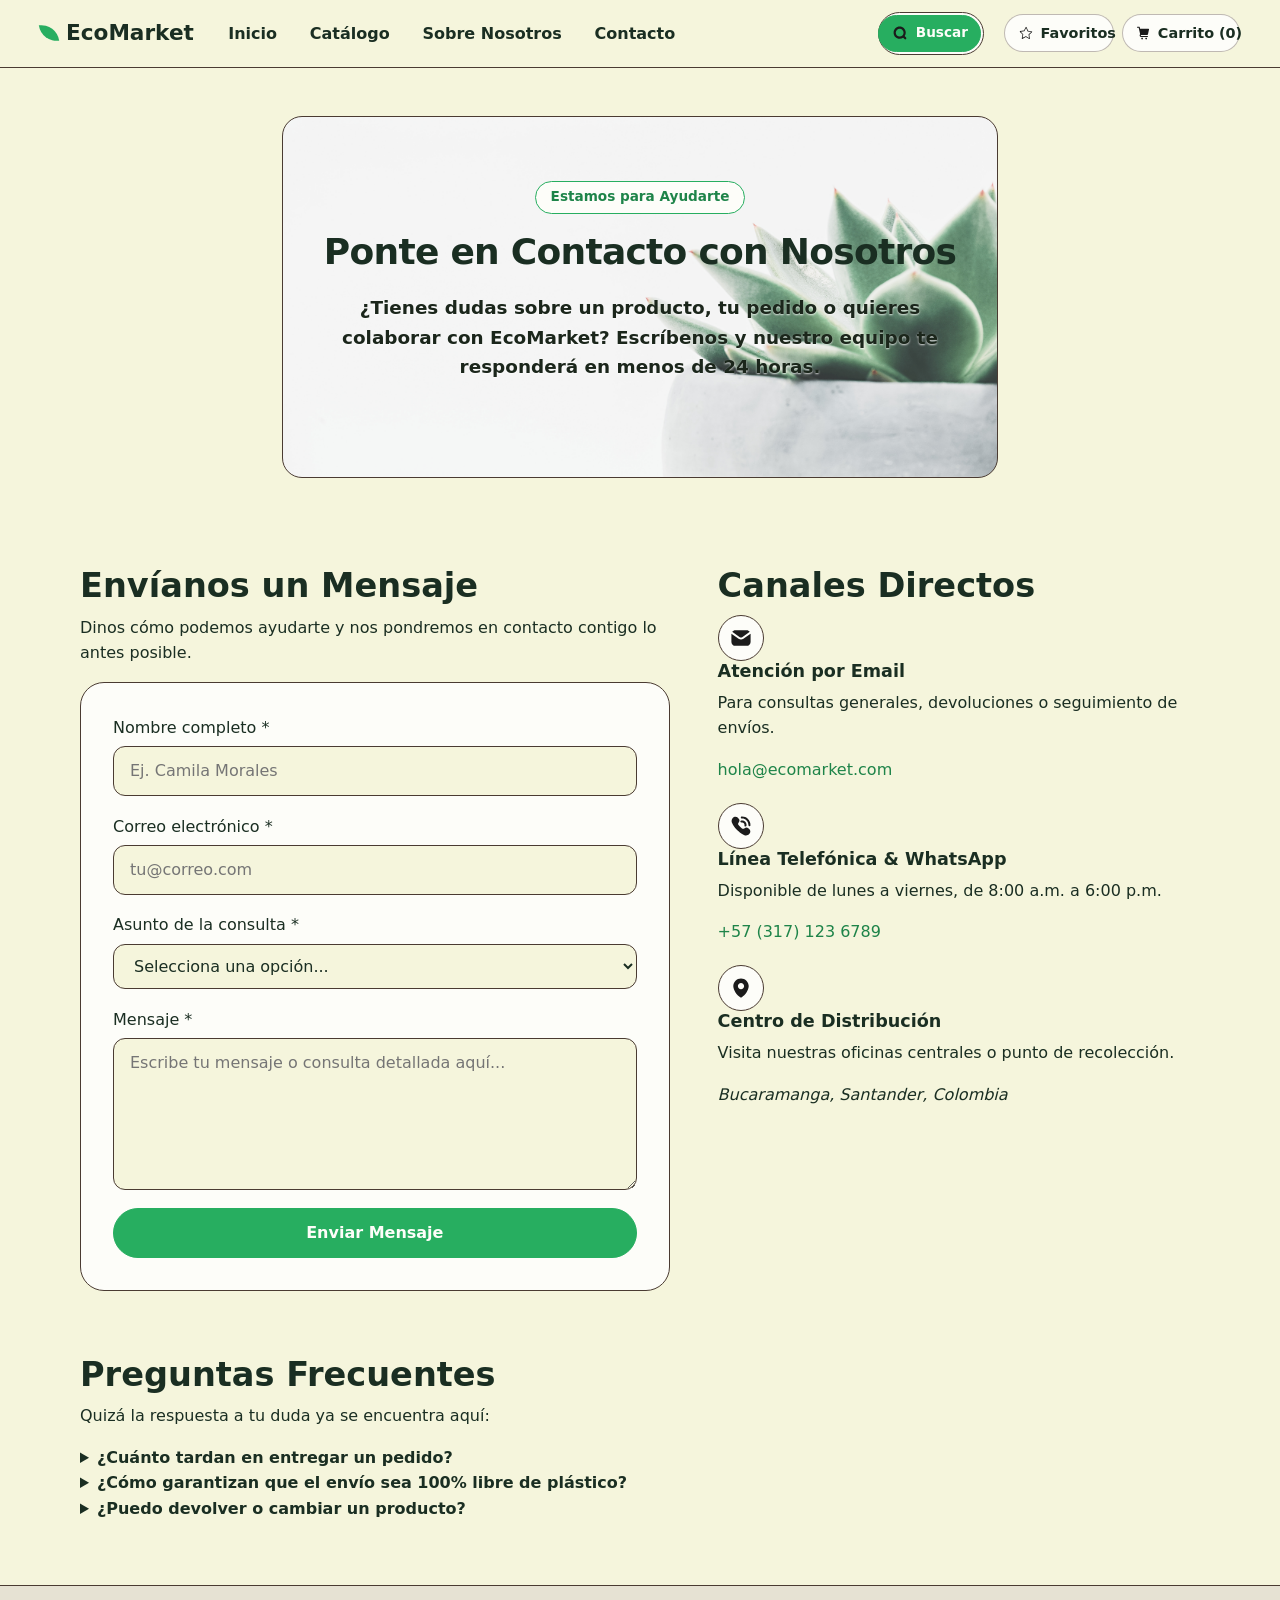
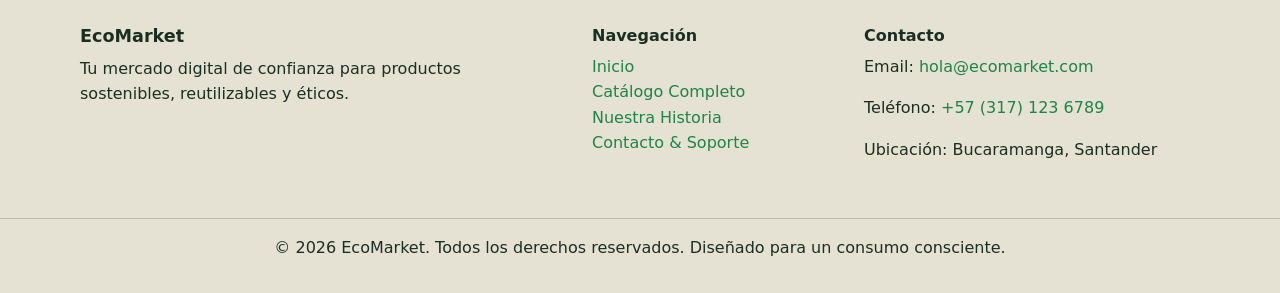
<file: views/contacto.html>
<!DOCTYPE html>
<html lang="es">
<head>
  <meta charset="UTF-8">
  <meta name="viewport" content="width=device-width, initial-scale=1.0">
  <title>EcoMarket | Mercado Digital de Productos Sustentables</title>
  <link rel="stylesheet" href="../css/main.css">
  <link rel="stylesheet" href="../css/components.css">
  <link rel="stylesheet" href="../css/layout.css">
  <link rel="stylesheet" href="../css/animations.css">
</head>
<body>

  <!-- Cabecera -->
  <header>
    <a href="../index.html" class="logo">EcoMarket</a>
    
    <nav aria-label="Navegación principal">
      <ul>
        <li><a href="../index.html">Inicio</a></li>
        <li><a href="productos.html">Catálogo</a></li>
        <li><a href="sobre-nosotros.html">Sobre Nosotros</a></li>
        <li><a href="contacto.html">Contacto</a></li>
      </ul>
    </nav>

    <form role="search" action="/buscar" method="get" class="header-search">
      <div class="search-input-wrapper">
        <input 
          type="search" 
          id="search-input" 
          name="q" 
          placeholder="Buscar productos ecológicos..." 
          required
        >
        <button type="submit" aria-label="Buscar">
          <img src="../img/icons/search.svg" alt="" class="btn-icon-sm">
          <span>Buscar</span>
        </button>
      </div>
    </form>

    <div class="user-actions">
      <a href="#favoritos" class="user-btn">
        <img src="../img/icons/borderstar.svg" alt="" class="btn-icon-sm">
        <span>Favoritos</span>
      </a>
      <a href="#carrito" class="user-btn" aria-label="Carrito de compras con 0 artículos">
        <img src="../img/icons/cart.svg" alt="" class="btn-icon-sm">
        <span>Carrito (0)</span>
      </a>
    </div>
  </header>

  <main>


    <section class="hero-contact" style="background-image: url('../img/hero/hero-contact.png');">
      <span class="badge">Estamos para Ayudarte</span>
      <h1>Ponte en Contacto con Nosotros</h1>
      <p>
        ¿Tienes dudas sobre un producto, tu pedido o quieres colaborar con EcoMarket? 
        Escríbenos y nuestro equipo te responderá en menos de 24 horas.
      </p>
    </section>

    
    <section class="contact-channels" aria-label="Canales Directos de Atención">
      <h2>Canales Directos</h2>
      <div class="channels-grid">
        
        <article class="channel-card">
          <h3>
            <img src="../img/icons/mail.svg" alt="" class="icon">
            Atención por Email
          </h3>
          <p>Para consultas generales, devoluciones o seguimiento de envíos.</p>
          <a href="mailto:hola@ecomarket.com">hola@ecomarket.com</a>
        </article>

        <article class="channel-card">
          <h3>
            <img src="../img/icons/phone.svg" alt="" class="icon">
            Línea Telefónica &amp; WhatsApp
          </h3>
          <p>Disponible de lunes a viernes, de 8:00 a.m. a 6:00 p.m.</p>
          <a href="tel:+573171236789">+57 (317) 123 6789</a>
        </article>

        <article class="channel-card">
          <h3>
            <img src="../img/icons/location.svg" alt="" class="icon">
            Centro de Distribución
          </h3>
          <p>Visita nuestras oficinas centrales o punto de recolección.</p>
          <address>Bucaramanga, Santander, Colombia</address>
        </article>

      </div>
    </section>

    
    <section class="contact-form-section">
      <h2>Envíanos un Mensaje</h2>
      <p>Dinos cómo podemos ayudarte y nos pondremos en contacto contigo lo antes posible.</p>

      <form action="/enviar-contacto" method="post" class="contact-form">
        
        <div class="form-group">
          <label for="nombre">Nombre completo *</label>
          <input type="text" id="nombre" name="nombre" placeholder="Ej. Camila Morales" required>
        </div>

        <div class="form-group">
          <label for="email">Correo electrónico *</label>
          <input type="email" id="email" name="email" placeholder="tu@correo.com" required>
        </div>

        <div class="form-group">
          <label for="asunto">Asunto de la consulta *</label>
          <select id="asunto" name="asunto" required>
            <option value="" disabled selected>Selecciona una opción...</option>
            <option value="pedido">Estado de mi pedido / Envío</option>
            <option value="producto">Información sobre productos</option>
            <option value="devolucion">Devoluciones y garantías</option>
            <option value="alianza">Alianzas comerciales / Proveedores</option>
            <option value="otro">Otro asunto</option>
          </select>
        </div>

        <div class="form-group">
          <label for="mensaje">Mensaje *</label>
          <textarea id="mensaje" name="mensaje" rows="5" placeholder="Escribe tu mensaje o consulta detallada aquí..." required></textarea>
        </div>

        <button type="submit" class="btn btn-primary">Enviar Mensaje</button>
      </form>
    </section>


    <section class="faq-section">
      <h2>Preguntas Frecuentes</h2>
      <p>Quizá la respuesta a tu duda ya se encuentra aquí:</p>

      <div class="faq-grid">
        <details>
          <summary><strong>¿Cuánto tardan en entregar un pedido?</strong></summary>
          <p>En el área metropolitana de Bucaramanga entregamos entre 24 y 48 horas hábiles. Para envíos nacionales, de 2 a 5 días hábiles.</p>
        </details>

        <details>
          <summary><strong>¿Cómo garantizan que el envío sea 100% libre de plástico?</strong></summary>
          <p>Utilizamos cajas de cartón reciclado, cinta de papel kraft con adhesivo vegetal y de empaque viruta de papel biodegradables.</p>
        </details>

        <details>
          <summary><strong>¿Puedo devolver o cambiar un producto?</strong></summary>
          <p>Sí, dispones de 30 días calendario tras recibir tu compra para solicitar un cambio o reembolso sin costo adicional.</p>
        </details>
      </div>
    </section>

  </main>

 
  <footer>
    <div class="footer-columns">
      
      <div class="footer-col">
        <h3>EcoMarket</h3>
        <p>Tu mercado digital de confianza para productos sostenibles, reutilizables y éticos.</p>
      </div>

      <div class="footer-col">
        <h4>Navegación</h4>
        <ul>
          <li><a href="../index.html">Inicio</a></li>
          <li><a href="productos.html">Catálogo Completo</a></li>
          <li><a href="sobre-nosotros.html">Nuestra Historia</a></li>
          <li><a href="contacto.html">Contacto &amp; Soporte</a></li>
        </ul>
      </div>

      <div class="footer-col">
        <h4>Contacto</h4>
        <p>Email: <a href="mailto:hola@ecomarket.com">hola@ecomarket.com</a></p>
        <p>Teléfono: <a href="tel:+573171236789">+57 (317) 123 6789</a></p>
        <p>Ubicación: Bucaramanga, Santander</p>
      </div>

    </div>

    <div class="footer-bottom">
      <p>&copy; 2026 EcoMarket. Todos los derechos reservados. Diseñado para un consumo consciente.</p>
    </div>
  </footer>

</body>
</html>
</file>
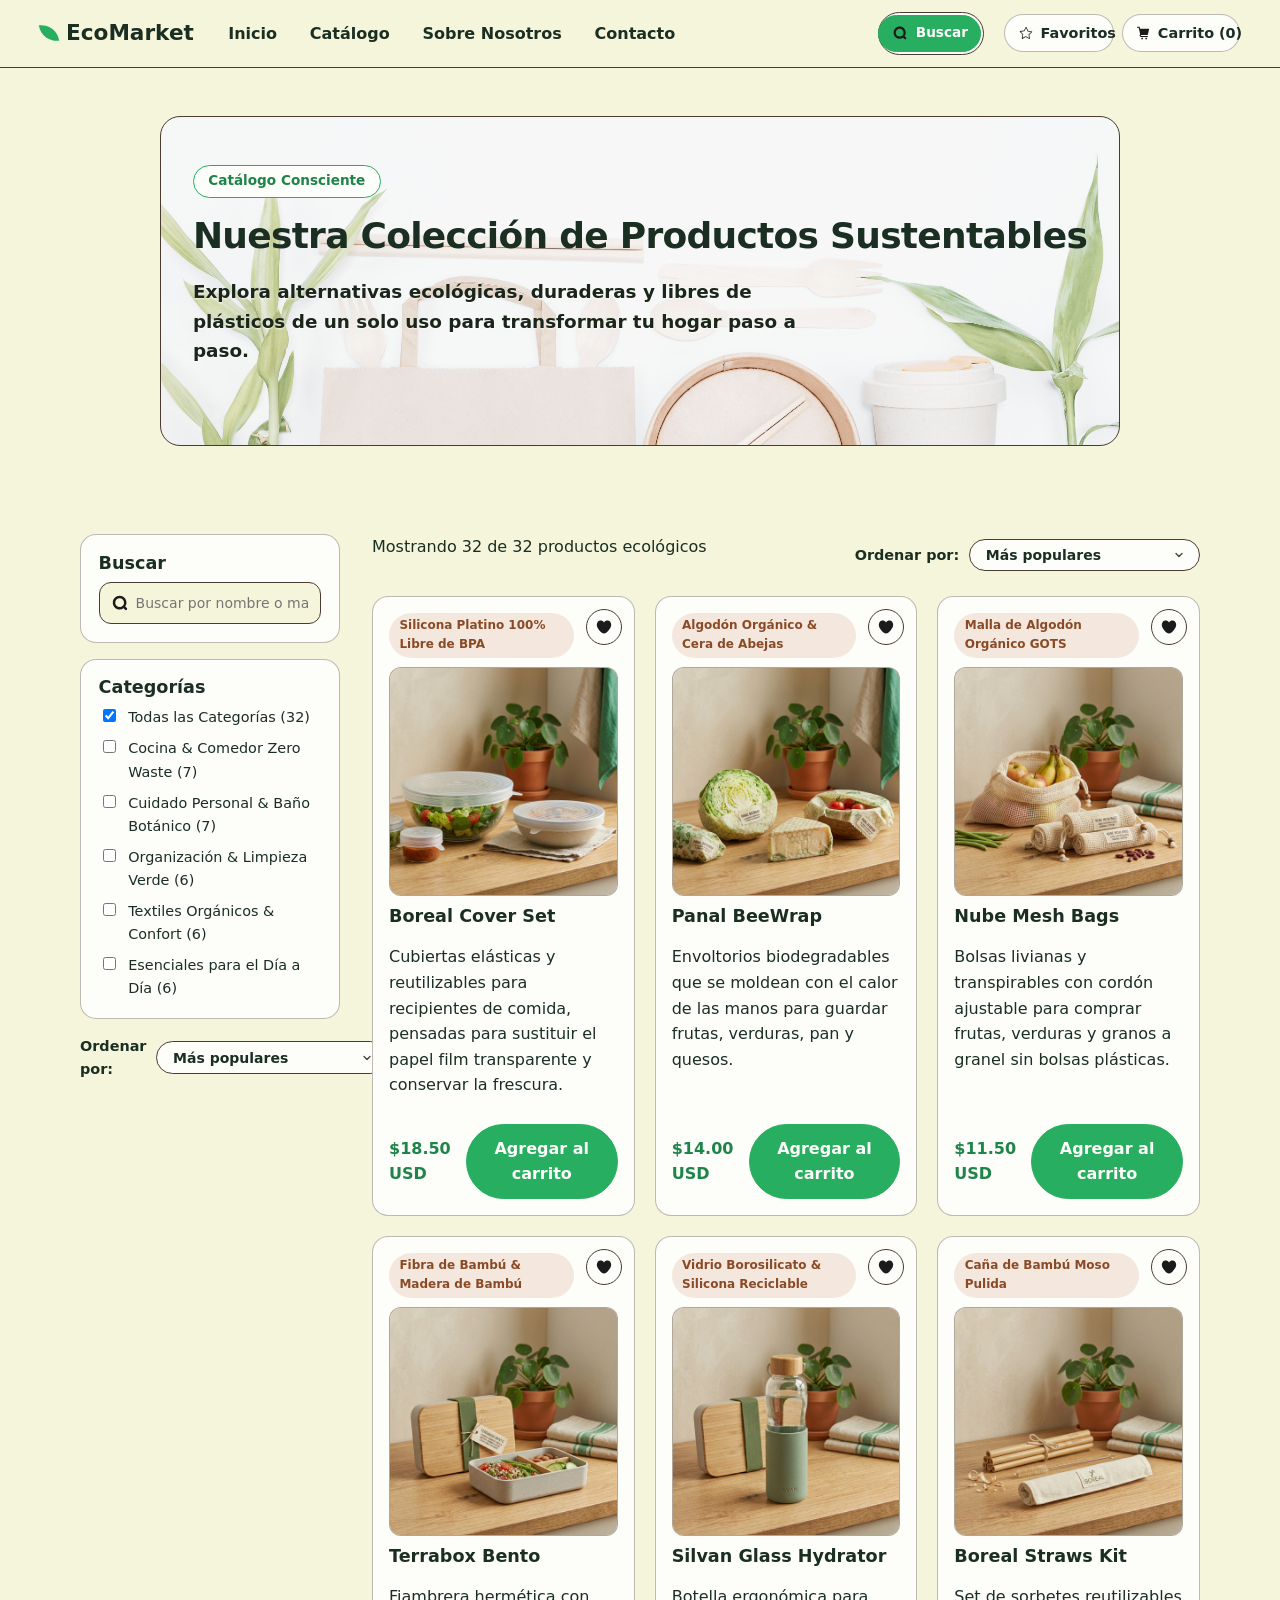
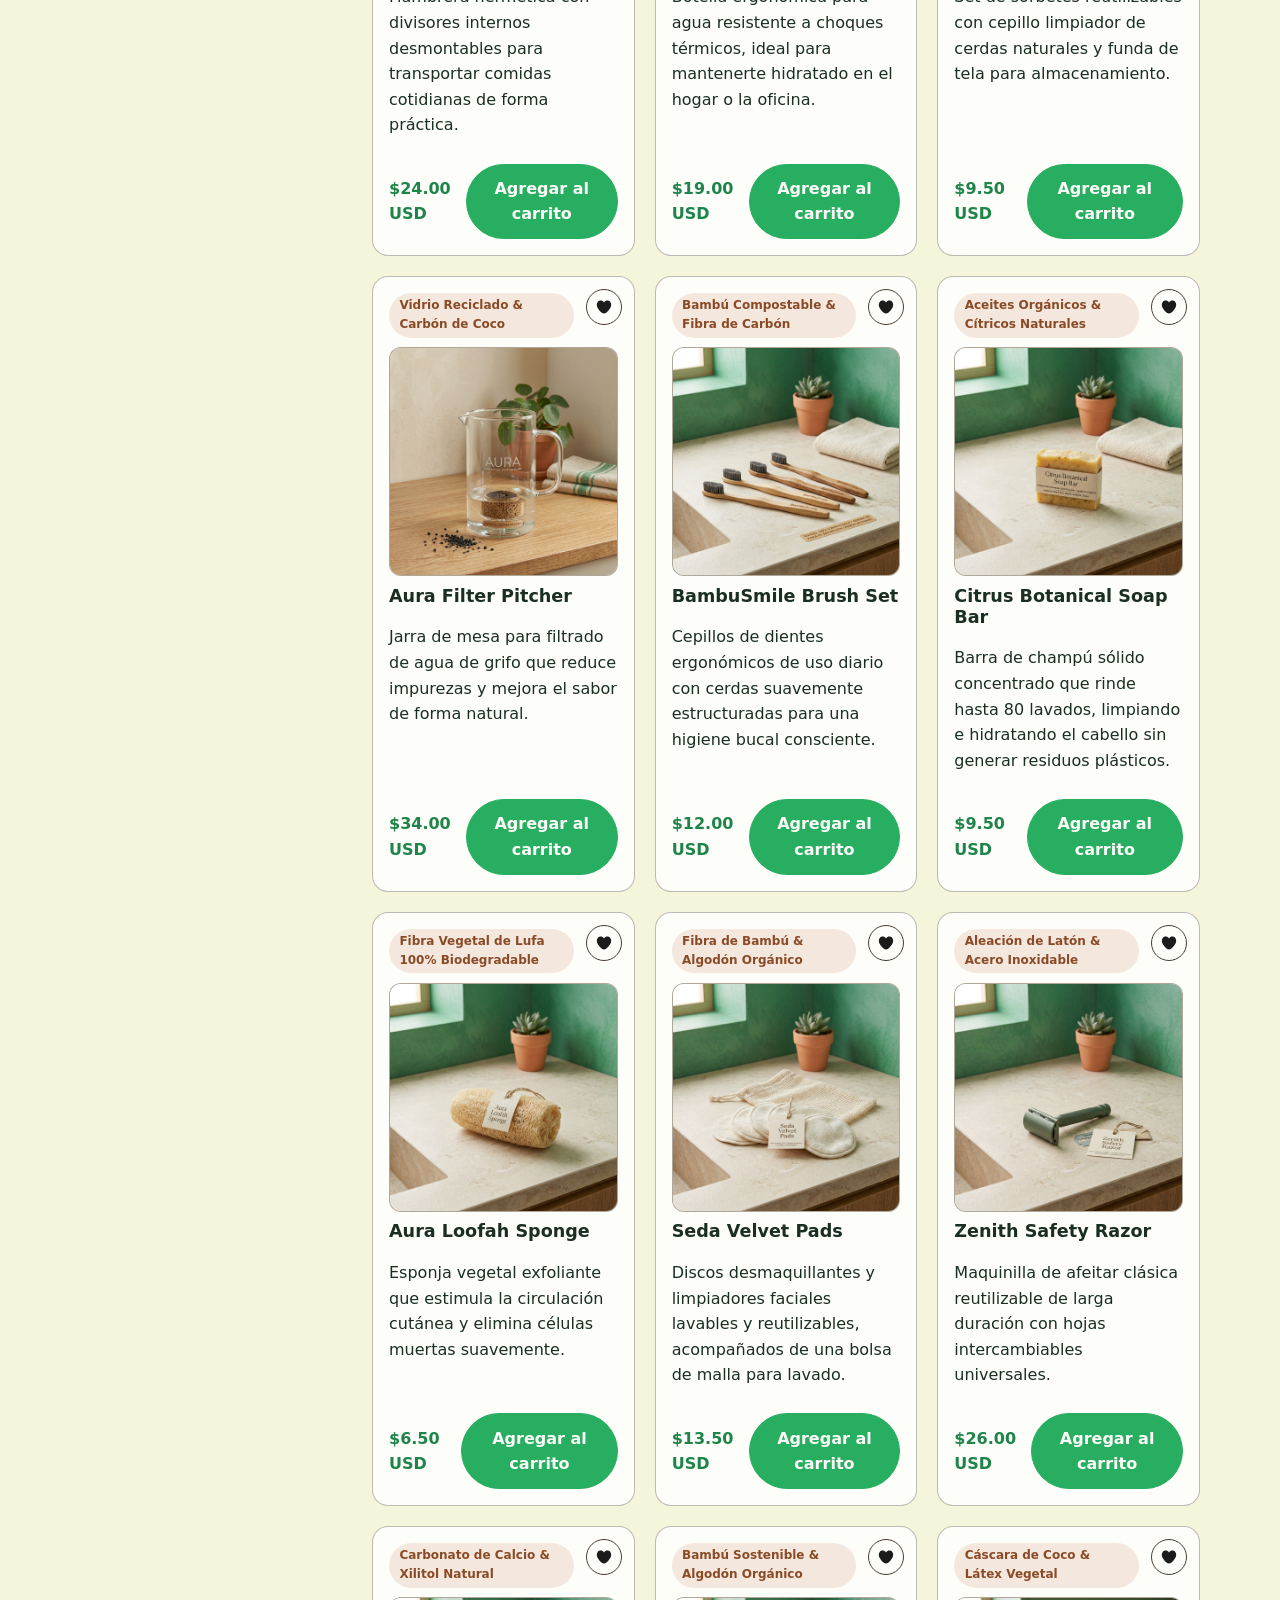
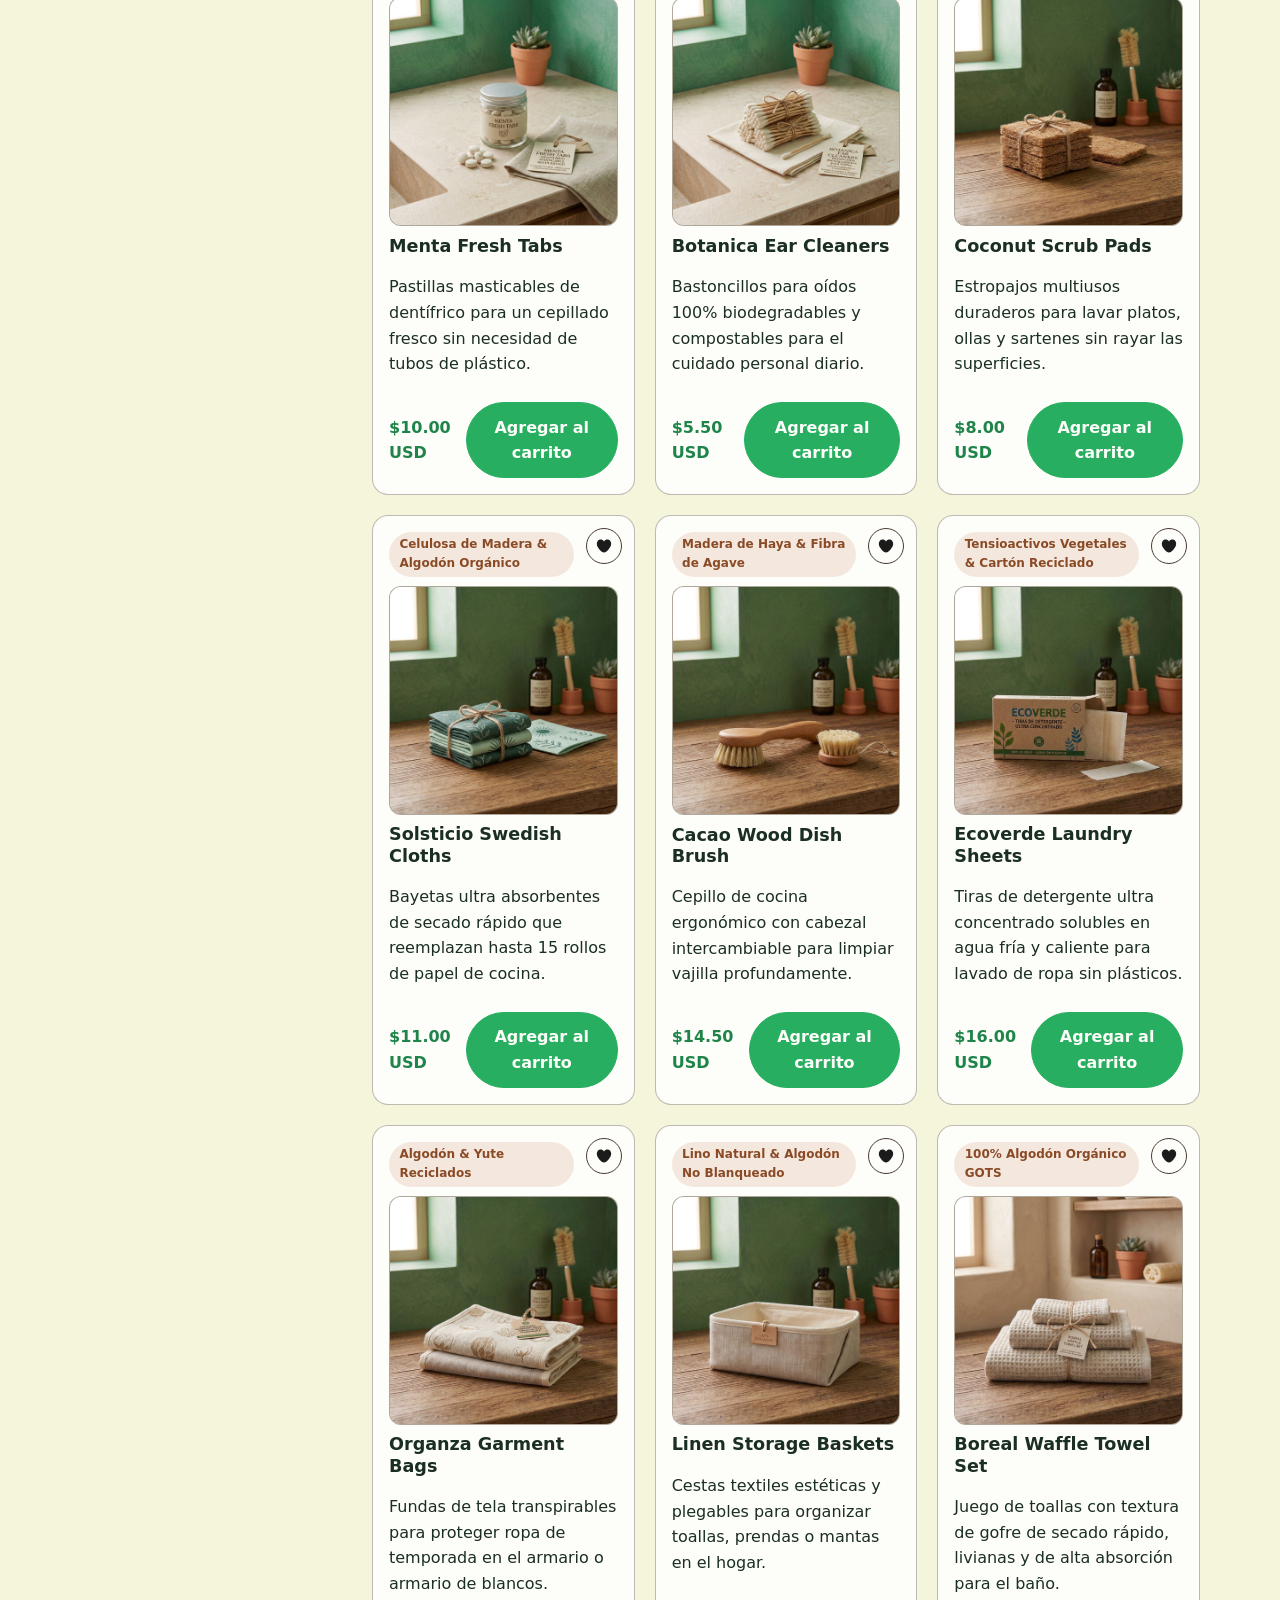
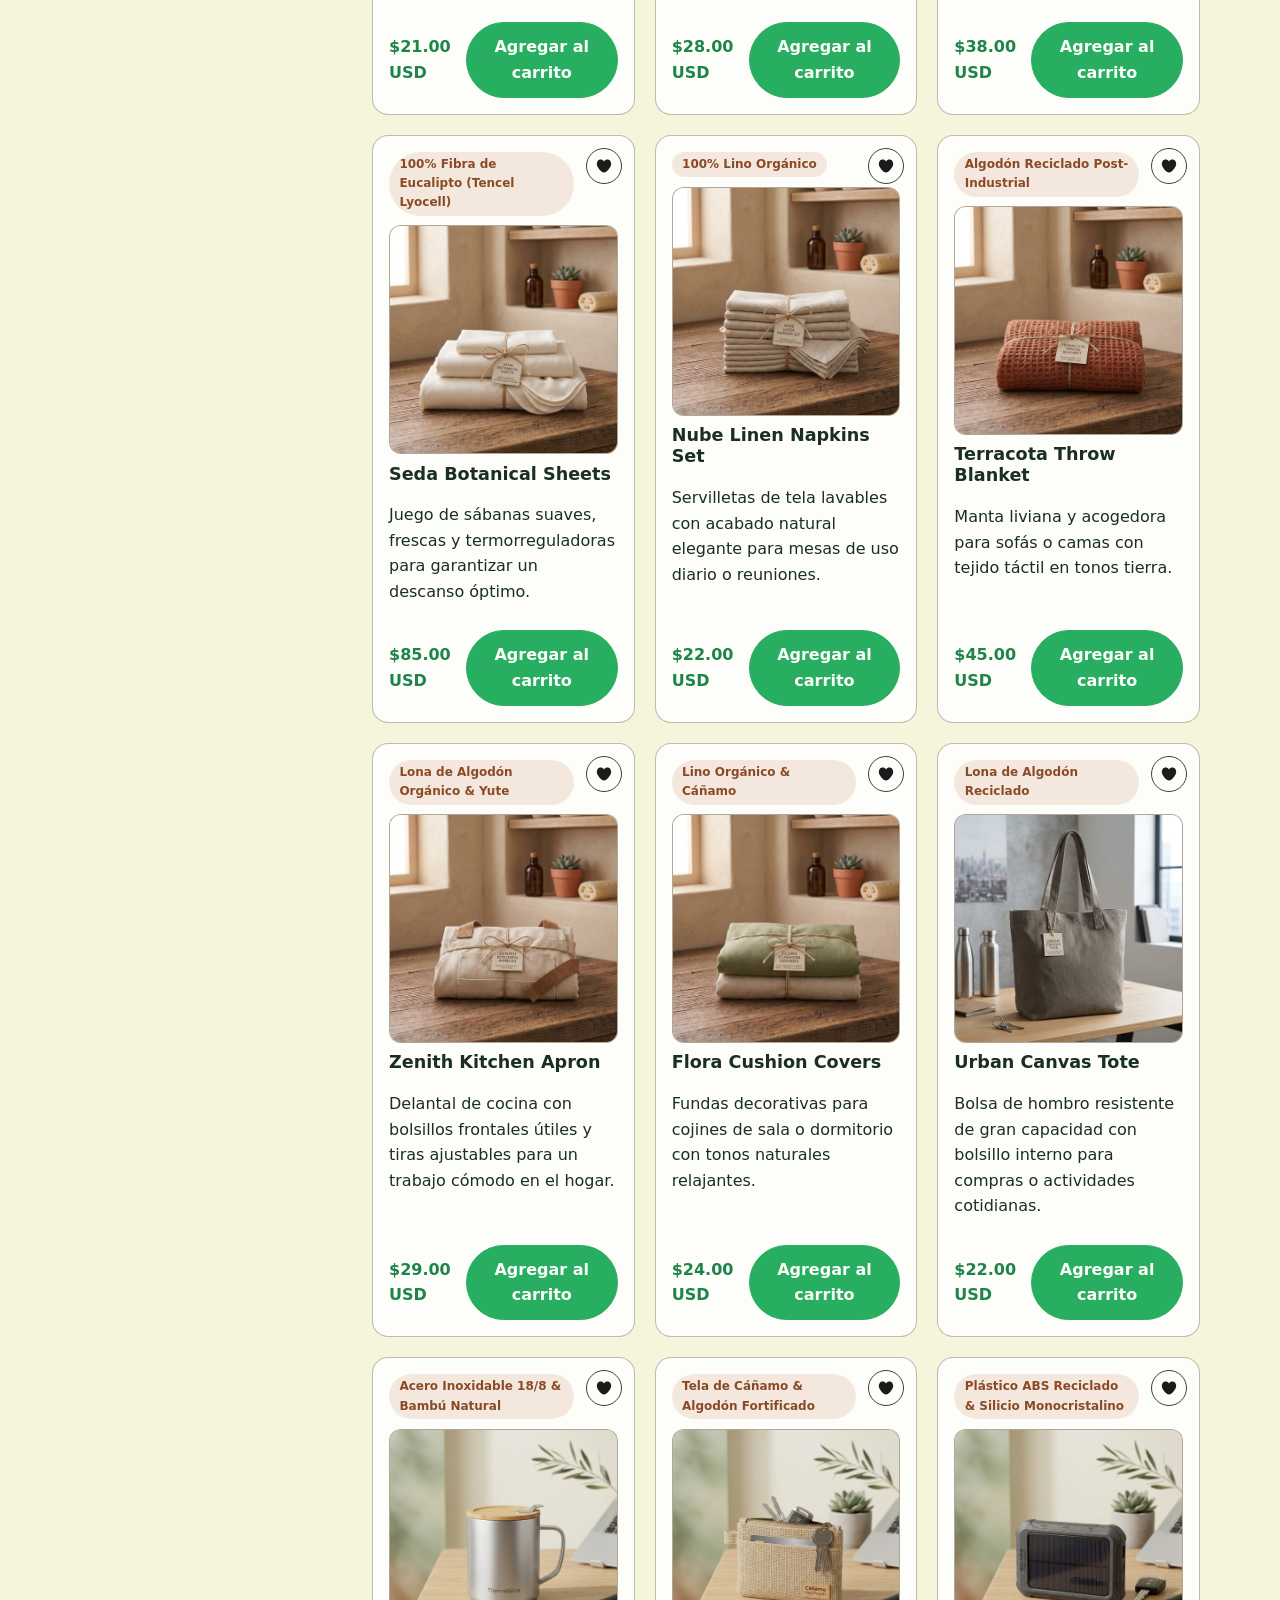
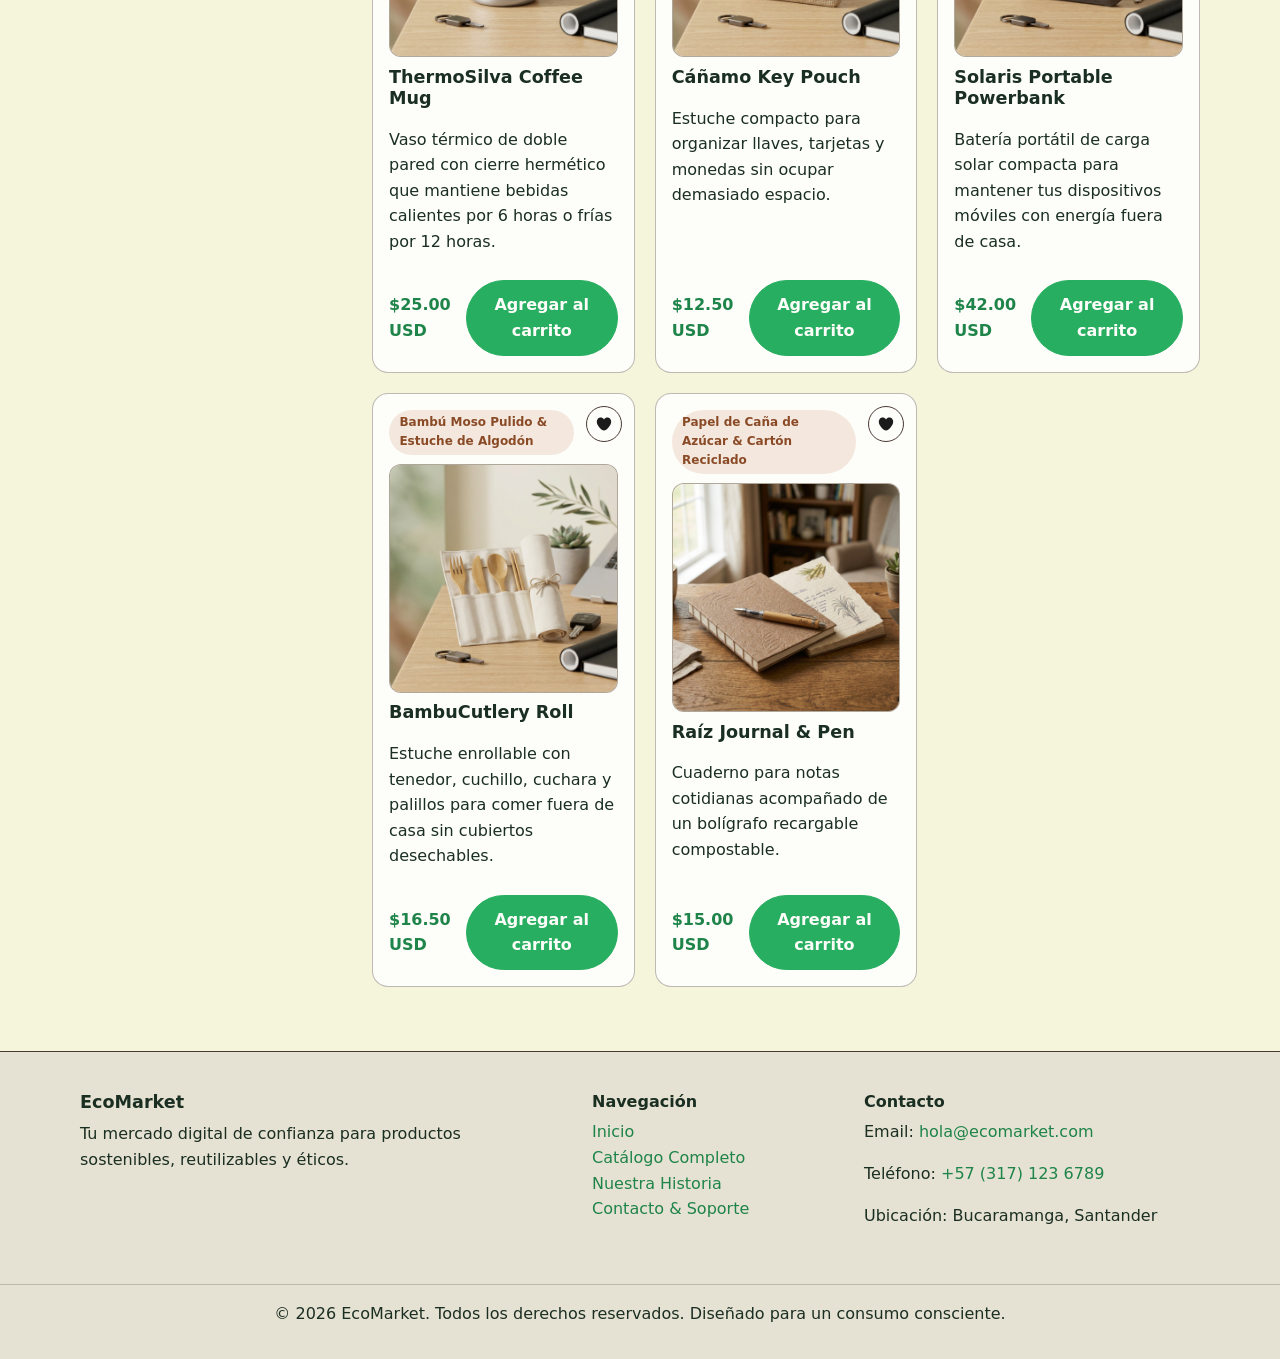
<file: views/productos.html>
<!DOCTYPE html>
<html lang="es">
<head>
  <meta charset="UTF-8">
  <meta name="viewport" content="width=device-width, initial-scale=1.0">
  <title>EcoMarket | Mercado Digital de Productos Sustentables</title>
  <link rel="stylesheet" href="../css/main.css">
  <link rel="stylesheet" href="../css/components.css">
  <link rel="stylesheet" href="../css/layout.css">
  <link rel="stylesheet" href="../css/animations.css">
</head>
<body>

  <!-- Cabecera -->
  <header>
    <a href="../index.html" class="logo">EcoMarket</a>
    
    <nav aria-label="Navegación principal">
      <ul>
        <li><a href="../index.html">Inicio</a></li>
        <li><a href="productos.html">Catálogo</a></li>
        <li><a href="sobre-nosotros.html">Sobre Nosotros</a></li>
        <li><a href="contacto.html">Contacto</a></li>
      </ul>
    </nav>

    <form role="search" action="/buscar" method="get" class="header-search">
      <div class="search-input-wrapper">
        <input 
          type="search" 
          id="search-input" 
          name="q" 
          placeholder="Buscar productos ecológicos..." 
          required
        >
        <button type="submit" aria-label="Buscar">
          <img src="../img/icons/search.svg" alt="" class="btn-icon-sm">
          <span>Buscar</span>
        </button>
      </div>
    </form>

    <div class="user-actions">
      <a href="#favoritos" class="user-btn">
        <img src="../img/icons/borderstar.svg" alt="" class="btn-icon-sm">
        <span>Favoritos</span>
      </a>
      <a href="#carrito" class="user-btn" aria-label="Carrito de compras con 0 artículos">
        <img src="../img/icons/cart.svg" alt="" class="btn-icon-sm">
        <span>Carrito (0)</span>
      </a>
    </div>
  </header>

  <main>

    <section class="hero-catalog" style="background-image: url('../img/hero/hero-products.png');">
      <span class="badge">Catálogo Consciente</span>
      <h1>Nuestra Colección de Productos Sustentables</h1>
      <p>
        Explora alternativas ecológicas, duraderas y libres de plásticos de un solo uso para transformar tu hogar paso a paso.
      </p>
    </section>

    <!-- Contenedor del Catálogo (Filtros a la izquierda, Productos a la derecha) -->
    <div class="catalog-container">

      <!-- BARRA LATERAL DE FILTROS -->
      <aside class="catalog-filters">
        
        <div class="filter-group search-filter">
          <h3>Buscar</h3>
          <div class="search-box">
            <img src="../img/icons/search.svg" alt="" class="sidebar-search-icon">
            <input type="text" placeholder="Buscar por nombre o material..." aria-label="Buscar por nombre o material">
          </div>
        </div>

        <div class="filter-group">
          <h3>Categorías</h3>
          <ul class="filter-list">
            <li>
              <label>
                <input type="checkbox" name="categoria" value="todas" checked> 
                Todas las Categorías (32)
              </label>
            </li>
            <li>
              <label>
                <input type="checkbox" name="categoria" value="cocina"> 
                Cocina &amp; Comedor Zero Waste (7)
              </label>
            </li>
            <li>
              <label>
                <input type="checkbox" name="categoria" value="cuidado-personal"> 
                Cuidado Personal &amp; Baño Botánico (7)
              </label>
            </li>
            <li>
              <label>
                <input type="checkbox" name="categoria" value="limpieza"> 
                Organización &amp; Limpieza Verde (6)
              </label>
            </li>
            <li>
              <label>
                <input type="checkbox" name="categoria" value="textiles"> 
                Textiles Orgánicos &amp; Confort (6)
              </label>
            </li>
            <li>
              <label>
                <input type="checkbox" name="categoria" value="esenciales"> 
                Esenciales para el Día a Día (6)
              </label>
            </li>
          </ul>
        </div>

        <div class="sort-options">
          <label for="sort-select">Ordenar por:</label>
          <select id="sort-select" name="sort">
            <option value="populares">Más populares</option>
            <option value="precio-menor">Precio: Menor a Mayor</option>
            <option value="precio-mayor">Precio: Mayor a Menor</option>
            <option value="novedades">Novedades</option>
          </select>
        </div>

      </aside>

      <!-- SECCIÓN DE RESULTADOS (CUADRÍCULA DE PRODUCTOS EN PANTALLA COMPLETA) -->
      <section class="catalog-results">

        <div class="results-header">
          <p class="results-count">Mostrando 32 de 32 productos ecológicos</p>
          
          <div class="sort-options">
            <label for="sort-select">Ordenar por:</label>
            <select id="sort-select">
              <option value="populares">Más populares</option>
              <option value="precio-menor">Precio: Menor a Mayor</option>
              <option value="precio-mayor">Precio: Mayor a Menor</option>
              <option value="novedades">Novedades</option>
            </select>
          </div>
        </div>

        <div class="products-grid">

          <!-- ================= CATEGORÍA 1: Cocina & Comedor Zero Waste (7) ================= -->
          <article class="product-card">
            <button type="button" class="favorite-btn" aria-label="Añadir a favoritos">
              <img src="../img/icons/heart.svg" alt="">
            </button>
            <span class="product-badge">Silicona Platino 100% Libre de BPA</span>
            <div class="product-img-wrapper">
              <img src="../img/products/1-Cocina-&-Comedor-Zero-Waste-(7Productos)/BorealCoverSet.jpg" alt="Boreal Cover Set">
            </div>
            <h3>Boreal Cover Set</h3>
            <p>Cubiertas elásticas y reutilizables para recipientes de comida, pensadas para sustituir el papel film transparente y conservar la frescura.</p>
            <div class="product-card-footer">
              <span class="price">$18.50 USD</span>
              <button type="button" class="btn btn-add">Agregar al carrito</button>
            </div>
          </article>

          <article class="product-card">
            <button type="button" class="favorite-btn" aria-label="Añadir a favoritos">
              <img src="../img/icons/heart.svg" alt="">
            </button>
            <span class="product-badge">Algodón Orgánico &amp; Cera de Abejas</span>
            <div class="product-img-wrapper">
              <img src="../img/products/1-Cocina-&-Comedor-Zero-Waste-(7Productos)/PanalBeeWrap.jpg" alt="Panal BeeWrap">
            </div>
            <h3>Panal BeeWrap</h3>
            <p>Envoltorios biodegradables que se moldean con el calor de las manos para guardar frutas, verduras, pan y quesos.</p>
            <div class="product-card-footer">
              <span class="price">$14.00 USD</span>
              <button type="button" class="btn btn-add">Agregar al carrito</button>
            </div>
          </article>

          <article class="product-card">
            <button type="button" class="favorite-btn" aria-label="Añadir a favoritos">
              <img src="../img/icons/heart.svg" alt="">
            </button>
            <span class="product-badge">Malla de Algodón Orgánico GOTS</span>
            <div class="product-img-wrapper">
              <img src="../img/products/1-Cocina-&-Comedor-Zero-Waste-(7Productos)/NubeMeshBags.jpg" alt="Nube Mesh Bags">
            </div>
            <h3>Nube Mesh Bags</h3>
            <p>Bolsas livianas y transpirables con cordón ajustable para comprar frutas, verduras y granos a granel sin bolsas plásticas.</p>
            <div class="product-card-footer">
              <span class="price">$11.50 USD</span>
              <button type="button" class="btn btn-add">Agregar al carrito</button>
            </div>
          </article>

          <article class="product-card">
            <button type="button" class="favorite-btn" aria-label="Añadir a favoritos">
              <img src="../img/icons/heart.svg" alt="">
            </button>
            <span class="product-badge">Fibra de Bambú &amp; Madera de Bambú</span>
            <div class="product-img-wrapper">
              <img src="../img/products/1-Cocina-&-Comedor-Zero-Waste-(7Productos)/TerraboxBento.jpg" alt="Terrabox Bento">
            </div>
            <h3>Terrabox Bento</h3>
            <p>Fiambrera hermética con divisores internos desmontables para transportar comidas cotidianas de forma práctica.</p>
            <div class="product-card-footer">
              <span class="price">$24.00 USD</span>
              <button type="button" class="btn btn-add">Agregar al carrito</button>
            </div>
          </article>

          <article class="product-card">
            <button type="button" class="favorite-btn" aria-label="Añadir a favoritos">
              <img src="../img/icons/heart.svg" alt="">
            </button>
            <span class="product-badge">Vidrio Borosilicato &amp; Silicona Reciclable</span>
            <div class="product-img-wrapper">
              <img src="../img/products/1-Cocina-&-Comedor-Zero-Waste-(7Productos)/SilvanGlassHydrator.jpg" alt="Silvan Glass Hydrator">
            </div>
            <h3>Silvan Glass Hydrator</h3>
            <p>Botella ergonómica para agua resistente a choques térmicos, ideal para mantenerte hidratado en el hogar o la oficina.</p>
            <div class="product-card-footer">
              <span class="price">$19.00 USD</span>
              <button type="button" class="btn btn-add">Agregar al carrito</button>
            </div>
          </article>

          <article class="product-card">
            <button type="button" class="favorite-btn" aria-label="Añadir a favoritos">
              <img src="../img/icons/heart.svg" alt="">
            </button>
            <span class="product-badge">Caña de Bambú Moso Pulida</span>
            <div class="product-img-wrapper">
              <img src="../img/products/1-Cocina-&-Comedor-Zero-Waste-(7Productos)/BorealStrawsKit.jpg" alt="Boreal Straws Kit">
            </div>
            <h3>Boreal Straws Kit</h3>
            <p>Set de sorbetes reutilizables con cepillo limpiador de cerdas naturales y funda de tela para almacenamiento.</p>
            <div class="product-card-footer">
              <span class="price">$9.50 USD</span>
              <button type="button" class="btn btn-add">Agregar al carrito</button>
            </div>
          </article>

          <article class="product-card">
            <button type="button" class="favorite-btn" aria-label="Añadir a favoritos">
              <img src="../img/icons/heart.svg" alt="">
            </button>
            <span class="product-badge">Vidrio Reciclado &amp; Carbón de Coco</span>
            <div class="product-img-wrapper">
              <img src="../img/products/1-Cocina-&-Comedor-Zero-Waste-(7Productos)/AuraFilterPitcher.jpg" alt="Aura Filter Pitcher">
            </div>
            <h3>Aura Filter Pitcher</h3>
            <p>Jarra de mesa para filtrado de agua de grifo que reduce impurezas y mejora el sabor de forma natural.</p>
            <div class="product-card-footer">
              <span class="price">$34.00 USD</span>
              <button type="button" class="btn btn-add">Agregar al carrito</button>
            </div>
          </article>

          <!-- ================= CATEGORÍA 2: Cuidado Personal & Baño Botánico (7) ================= -->
          <article class="product-card">
            <button type="button" class="favorite-btn" aria-label="Añadir a favoritos">
              <img src="../img/icons/heart.svg" alt="">
            </button>
            <span class="product-badge">Bambú Compostable &amp; Fibra de Carbón</span>
            <div class="product-img-wrapper">
              <img src="../img/products/2-Cuidado-Personal-&-Baño-Botánico-(7Productos)/BambuSmileBrushSet.jpg" alt="BambuSmile Brush Set">
            </div>
            <h3>BambuSmile Brush Set</h3>
            <p>Cepillos de dientes ergonómicos de uso diario con cerdas suavemente estructuradas para una higiene bucal consciente.</p>
            <div class="product-card-footer">
              <span class="price">$12.00 USD</span>
              <button type="button" class="btn btn-add">Agregar al carrito</button>
            </div>
          </article>

          <article class="product-card">
            <button type="button" class="favorite-btn" aria-label="Añadir a favoritos">
              <img src="../img/icons/heart.svg" alt="">
            </button>
            <span class="product-badge">Aceites Orgánicos &amp; Cítricos Naturales</span>
            <div class="product-img-wrapper">
              <img src="../img/products/2-Cuidado-Personal-&-Baño-Botánico-(7Productos)/CitrusBotanicalSoapBar.jpg" alt="Citrus Botanical Soap Bar">
            </div>
            <h3>Citrus Botanical Soap Bar</h3>
            <p>Barra de champú sólido concentrado que rinde hasta 80 lavados, limpiando e hidratando el cabello sin generar residuos plásticos.</p>
            <div class="product-card-footer">
              <span class="price">$9.50 USD</span>
              <button type="button" class="btn btn-add">Agregar al carrito</button>
            </div>
          </article>

          <article class="product-card">
            <button type="button" class="favorite-btn" aria-label="Añadir a favoritos">
              <img src="../img/icons/heart.svg" alt="">
            </button>
            <span class="product-badge">Fibra Vegetal de Lufa 100% Biodegradable</span>
            <div class="product-img-wrapper">
              <img src="../img/products/2-Cuidado-Personal-&-Baño-Botánico-(7Productos)/AuraLoofahSponge.jpg" alt="Aura Loofah Sponge">
            </div>
            <h3>Aura Loofah Sponge</h3>
            <p>Esponja vegetal exfoliante que estimula la circulación cutánea y elimina células muertas suavemente.</p>
            <div class="product-card-footer">
              <span class="price">$6.50 USD</span>
              <button type="button" class="btn btn-add">Agregar al carrito</button>
            </div>
          </article>

          <article class="product-card">
            <button type="button" class="favorite-btn" aria-label="Añadir a favoritos">
              <img src="../img/icons/heart.svg" alt="">
            </button>
            <span class="product-badge">Fibra de Bambú &amp; Algodón Orgánico</span>
            <div class="product-img-wrapper">
              <img src="../img/products/2-Cuidado-Personal-&-Baño-Botánico-(7Productos)/SedaVelvetPads.jpg" alt="Seda Velvet Pads">
            </div>
            <h3>Seda Velvet Pads</h3>
            <p>Discos desmaquillantes y limpiadores faciales lavables y reutilizables, acompañados de una bolsa de malla para lavado.</p>
            <div class="product-card-footer">
              <span class="price">$13.50 USD</span>
              <button type="button" class="btn btn-add">Agregar al carrito</button>
            </div>
          </article>

          <article class="product-card">
            <button type="button" class="favorite-btn" aria-label="Añadir a favoritos">
              <img src="../img/icons/heart.svg" alt="">
            </button>
            <span class="product-badge">Aleación de Latón &amp; Acero Inoxidable</span>
            <div class="product-img-wrapper">
              <img src="../img/products/2-Cuidado-Personal-&-Baño-Botánico-(7Productos)/ZenithSafetyRazor.jpg" alt="Zenith Safety Razor">
            </div>
            <h3>Zenith Safety Razor</h3>
            <p>Maquinilla de afeitar clásica reutilizable de larga duración con hojas intercambiables universales.</p>
            <div class="product-card-footer">
              <span class="price">$26.00 USD</span>
              <button type="button" class="btn btn-add">Agregar al carrito</button>
            </div>
          </article>

          <article class="product-card">
            <button type="button" class="favorite-btn" aria-label="Añadir a favoritos">
              <img src="../img/icons/heart.svg" alt="">
            </button>
            <span class="product-badge">Carbonato de Calcio &amp; Xilitol Natural</span>
            <div class="product-img-wrapper">
              <img src="../img/products/2-Cuidado-Personal-&-Baño-Botánico-(7Productos)/MentaFreshTabs.jpg" alt="Menta Fresh Tabs">
            </div>
            <h3>Menta Fresh Tabs</h3>
            <p>Pastillas masticables de dentífrico para un cepillado fresco sin necesidad de tubos de plástico.</p>
            <div class="product-card-footer">
              <span class="price">$10.00 USD</span>
              <button type="button" class="btn btn-add">Agregar al carrito</button>
            </div>
          </article>

          <article class="product-card">
            <button type="button" class="favorite-btn" aria-label="Añadir a favoritos">
              <img src="../img/icons/heart.svg" alt="">
            </button>
            <span class="product-badge">Bambú Sostenible &amp; Algodón Orgánico</span>
            <div class="product-img-wrapper">
              <img src="../img/products/2-Cuidado-Personal-&-Baño-Botánico-(7Productos)/BotanicaEarCleaners.jpg" alt="Botanica Ear Cleaners">
            </div>
            <h3>Botanica Ear Cleaners</h3>
            <p>Bastoncillos para oídos 100% biodegradables y compostables para el cuidado personal diario.</p>
            <div class="product-card-footer">
              <span class="price">$5.50 USD</span>
              <button type="button" class="btn btn-add">Agregar al carrito</button>
            </div>
          </article>

          <!-- ================= CATEGORÍA 3: Organización & Limpieza Verde (6) ================= -->
          <article class="product-card">
            <button type="button" class="favorite-btn" aria-label="Añadir a favoritos">
              <img src="../img/icons/heart.svg" alt="">
            </button>
            <span class="product-badge">Cáscara de Coco &amp; Látex Vegetal</span>
            <div class="product-img-wrapper">
              <img src="../img/products/3-Organización-&-Limpieza-Verde-(6Productos)/CoconutScrubPads.jpg" alt="Coconut Scrub Pads">
            </div>
            <h3>Coconut Scrub Pads</h3>
            <p>Estropajos multiusos duraderos para lavar platos, ollas y sartenes sin rayar las superficies.</p>
            <div class="product-card-footer">
              <span class="price">$8.00 USD</span>
              <button type="button" class="btn btn-add">Agregar al carrito</button>
            </div>
          </article>

          <article class="product-card">
            <button type="button" class="favorite-btn" aria-label="Añadir a favoritos">
              <img src="../img/icons/heart.svg" alt="">
            </button>
            <span class="product-badge">Celulosa de Madera &amp; Algodón Orgánico</span>
            <div class="product-img-wrapper">
              <img src="../img/products/3-Organización-&-Limpieza-Verde-(6Productos)/SolsticioSwedishCloths.jpg" alt="Solsticio Swedish Cloths">
            </div>
            <h3>Solsticio Swedish Cloths</h3>
            <p>Bayetas ultra absorbentes de secado rápido que reemplazan hasta 15 rollos de papel de cocina.</p>
            <div class="product-card-footer">
              <span class="price">$11.00 USD</span>
              <button type="button" class="btn btn-add">Agregar al carrito</button>
            </div>
          </article>

          <article class="product-card">
            <button type="button" class="favorite-btn" aria-label="Añadir a favoritos">
              <img src="../img/icons/heart.svg" alt="">
            </button>
            <span class="product-badge">Madera de Haya &amp; Fibra de Agave</span>
            <div class="product-img-wrapper">
              <img src="../img/products/3-Organización-&-Limpieza-Verde-(6Productos)/CacaoWoodDishBrush.jpg" alt="Cacao Wood Dish Brush">
            </div>
            <h3>Cacao Wood Dish Brush</h3>
            <p>Cepillo de cocina ergonómico con cabezal intercambiable para limpiar vajilla profundamente.</p>
            <div class="product-card-footer">
              <span class="price">$14.50 USD</span>
              <button type="button" class="btn btn-add">Agregar al carrito</button>
            </div>
          </article>

          <article class="product-card">
            <button type="button" class="favorite-btn" aria-label="Añadir a favoritos">
              <img src="../img/icons/heart.svg" alt="">
            </button>
            <span class="product-badge">Tensioactivos Vegetales &amp; Cartón Reciclado</span>
            <div class="product-img-wrapper">
              <img src="../img/products/3-Organización-&-Limpieza-Verde-(6Productos)/EcoverdeLaundrySheets.jpg" alt="Ecoverde Laundry Sheets">
            </div>
            <h3>Ecoverde Laundry Sheets</h3>
            <p>Tiras de detergente ultra concentrado solubles en agua fría y caliente para lavado de ropa sin plásticos.</p>
            <div class="product-card-footer">
              <span class="price">$16.00 USD</span>
              <button type="button" class="btn btn-add">Agregar al carrito</button>
            </div>
          </article>

          <article class="product-card">
            <button type="button" class="favorite-btn" aria-label="Añadir a favoritos">
              <img src="../img/icons/heart.svg" alt="">
            </button>
            <span class="product-badge">Algodón &amp; Yute Reciclados</span>
            <div class="product-img-wrapper">
              <img src="../img/products/3-Organización-&-Limpieza-Verde-(6Productos)/OrganzaGarmentBags.jpg" alt="Organza Garment Bags">
            </div>
            <h3>Organza Garment Bags</h3>
            <p>Fundas de tela transpirables para proteger ropa de temporada en el armario o armario de blancos.</p>
            <div class="product-card-footer">
              <span class="price">$21.00 USD</span>
              <button type="button" class="btn btn-add">Agregar al carrito</button>
            </div>
          </article>

          <article class="product-card">
            <button type="button" class="favorite-btn" aria-label="Añadir a favoritos">
              <img src="../img/icons/heart.svg" alt="">
            </button>
            <span class="product-badge">Lino Natural &amp; Algodón No Blanqueado</span>
            <div class="product-img-wrapper">
              <img src="../img/products/3-Organización-&-Limpieza-Verde-(6Productos)/LinenStorageBaskets.jpg" alt="Linen Storage Baskets">
            </div>
            <h3>Linen Storage Baskets</h3>
            <p>Cestas textiles estéticas y plegables para organizar toallas, prendas o mantas en el hogar.</p>
            <div class="product-card-footer">
              <span class="price">$28.00 USD</span>
              <button type="button" class="btn btn-add">Agregar al carrito</button>
            </div>
          </article>

          <!-- ================= CATEGORÍA 4: Textiles Orgánicos & Confort (6) ================= -->
          <article class="product-card">
            <button type="button" class="favorite-btn" aria-label="Añadir a favoritos">
              <img src="../img/icons/heart.svg" alt="">
            </button>
            <span class="product-badge">100% Algodón Orgánico GOTS</span>
            <div class="product-img-wrapper">
              <img src="../img/products/4-Textiles-Orgánicos-&-Confort-(6Productos)/BorealWaffleTowelSet.jpg" alt="Boreal Waffle Towel Set">
            </div>
            <h3>Boreal Waffle Towel Set</h3>
            <p>Juego de toallas con textura de gofre de secado rápido, livianas y de alta absorción para el baño.</p>
            <div class="product-card-footer">
              <span class="price">$38.00 USD</span>
              <button type="button" class="btn btn-add">Agregar al carrito</button>
            </div>
          </article>

          <article class="product-card">
            <button type="button" class="favorite-btn" aria-label="Añadir a favoritos">
              <img src="../img/icons/heart.svg" alt="">
            </button>
            <span class="product-badge">100% Fibra de Eucalipto (Tencel Lyocell)</span>
            <div class="product-img-wrapper">
              <img src="../img/products/4-Textiles-Orgánicos-&-Confort-(6Productos)/SedaBotanicalSheets.jpg" alt="Seda Botanical Sheets">
            </div>
            <h3>Seda Botanical Sheets</h3>
            <p>Juego de sábanas suaves, frescas y termorreguladoras para garantizar un descanso óptimo.</p>
            <div class="product-card-footer">
              <span class="price">$85.00 USD</span>
              <button type="button" class="btn btn-add">Agregar al carrito</button>
            </div>
          </article>

          <article class="product-card">
            <button type="button" class="favorite-btn" aria-label="Añadir a favoritos">
              <img src="../img/icons/heart.svg" alt="">
            </button>
            <span class="product-badge">100% Lino Orgánico</span>
            <div class="product-img-wrapper">
              <img src="../img/products/4-Textiles-Orgánicos-&-Confort-(6Productos)/NubeLinenNapkinsSet.jpg" alt="Nube Linen Napkins Set">
            </div>
            <h3>Nube Linen Napkins Set</h3>
            <p>Servilletas de tela lavables con acabado natural elegante para mesas de uso diario o reuniones.</p>
            <div class="product-card-footer">
              <span class="price">$22.00 USD</span>
              <button type="button" class="btn btn-add">Agregar al carrito</button>
            </div>
          </article>

          <article class="product-card">
            <button type="button" class="favorite-btn" aria-label="Añadir a favoritos">
              <img src="../img/icons/heart.svg" alt="">
            </button>
            <span class="product-badge">Algodón Reciclado Post-Industrial</span>
            <div class="product-img-wrapper">
              <img src="../img/products/4-Textiles-Orgánicos-&-Confort-(6Productos)/TerracotaThrowBlanket.jpg" alt="Terracota Throw Blanket">
            </div>
            <h3>Terracota Throw Blanket</h3>
            <p>Manta liviana y acogedora para sofás o camas con tejido táctil en tonos tierra.</p>
            <div class="product-card-footer">
              <span class="price">$45.00 USD</span>
              <button type="button" class="btn btn-add">Agregar al carrito</button>
            </div>
          </article>

          <article class="product-card">
            <button type="button" class="favorite-btn" aria-label="Añadir a favoritos">
              <img src="../img/icons/heart.svg" alt="">
            </button>
            <span class="product-badge">Lona de Algodón Orgánico &amp; Yute</span>
            <div class="product-img-wrapper">
              <img src="../img/products/4-Textiles-Orgánicos-&-Confort-(6Productos)/ZenithKitchenApron.jpg" alt="Zenith Kitchen Apron">
            </div>
            <h3>Zenith Kitchen Apron</h3>
            <p>Delantal de cocina con bolsillos frontales útiles y tiras ajustables para un trabajo cómodo en el hogar.</p>
            <div class="product-card-footer">
              <span class="price">$29.00 USD</span>
              <button type="button" class="btn btn-add">Agregar al carrito</button>
            </div>
          </article>

          <article class="product-card">
            <button type="button" class="favorite-btn" aria-label="Añadir a favoritos">
              <img src="../img/icons/heart.svg" alt="">
            </button>
            <span class="product-badge">Lino Orgánico &amp; Cáñamo</span>
            <div class="product-img-wrapper">
              <img src="../img/products/4-Textiles-Orgánicos-&-Confort-(6Productos)/FloraCushionCovers.jpg" alt="Flora Cushion Covers">
            </div>
            <h3>Flora Cushion Covers</h3>
            <p>Fundas decorativas para cojines de sala o dormitorio con tonos naturales relajantes.</p>
            <div class="product-card-footer">
              <span class="price">$24.00 USD</span>
              <button type="button" class="btn btn-add">Agregar al carrito</button>
            </div>
          </article>

          <!-- ================= CATEGORÍA 5: Esenciales para el Día a Día & Movilidad (6) ================= -->
          <article class="product-card">
            <button type="button" class="favorite-btn" aria-label="Añadir a favoritos">
              <img src="../img/icons/heart.svg" alt="">
            </button>
            <span class="product-badge">Lona de Algodón Reciclado</span>
            <div class="product-img-wrapper">
              <img src="../img/products/5-Esenciales-para-el-Día-a-Día-&-Movilidad-(6Productos)/UrbanCanvasTote.jpg" alt="Urban Canvas Tote">
            </div>
            <h3>Urban Canvas Tote</h3>
            <p>Bolsa de hombro resistente de gran capacidad con bolsillo interno para compras o actividades cotidianas.</p>
            <div class="product-card-footer">
              <span class="price">$22.00 USD</span>
              <button type="button" class="btn btn-add">Agregar al carrito</button>
            </div>
          </article>

          <article class="product-card">
            <button type="button" class="favorite-btn" aria-label="Añadir a favoritos">
              <img src="../img/icons/heart.svg" alt="">
            </button>
            <span class="product-badge">Acero Inoxidable 18/8 &amp; Bambú Natural</span>
            <div class="product-img-wrapper">
              <img src="../img/products/5-Esenciales-para-el-Día-a-Día-&-Movilidad-(6Productos)/ThermoSilvaCoffeeMug.jpg" alt="ThermoSilva Coffee Mug">
            </div>
            <h3>ThermoSilva Coffee Mug</h3>
            <p>Vaso térmico de doble pared con cierre hermético que mantiene bebidas calientes por 6 horas o frías por 12 horas.</p>
            <div class="product-card-footer">
              <span class="price">$25.00 USD</span>
              <button type="button" class="btn btn-add">Agregar al carrito</button>
            </div>
          </article>

          <article class="product-card">
            <button type="button" class="favorite-btn" aria-label="Añadir a favoritos">
              <img src="../img/icons/heart.svg" alt="">
            </button>
            <span class="product-badge">Tela de Cáñamo &amp; Algodón Fortificado</span>
            <div class="product-img-wrapper">
              <img src="../img/products/5-Esenciales-para-el-Día-a-Día-&-Movilidad-(6Productos)/CáñamoKeyPouch.jpg" alt="Cáñamo Key Pouch">
            </div>
            <h3>Cáñamo Key Pouch</h3>
            <p>Estuche compacto para organizar llaves, tarjetas y monedas sin ocupar demasiado espacio.</p>
            <div class="product-card-footer">
              <span class="price">$12.50 USD</span>
              <button type="button" class="btn btn-add">Agregar al carrito</button>
            </div>
          </article>

          <article class="product-card">
            <button type="button" class="favorite-btn" aria-label="Añadir a favoritos">
              <img src="../img/icons/heart.svg" alt="">
            </button>
            <span class="product-badge">Plástico ABS Reciclado &amp; Silicio Monocristalino</span>
            <div class="product-img-wrapper">
              <img src="../img/products/5-Esenciales-para-el-Día-a-Día-&-Movilidad-(6Productos)/SolarisPortablePowerbank.jpg" alt="Solaris Portable Powerbank">
            </div>
            <h3>Solaris Portable Powerbank</h3>
            <p>Batería portátil de carga solar compacta para mantener tus dispositivos móviles con energía fuera de casa.</p>
            <div class="product-card-footer">
              <span class="price">$42.00 USD</span>
              <button type="button" class="btn btn-add">Agregar al carrito</button>
            </div>
          </article>

          <article class="product-card">
            <button type="button" class="favorite-btn" aria-label="Añadir a favoritos">
              <img src="../img/icons/heart.svg" alt="">
            </button>
            <span class="product-badge">Bambú Moso Pulido &amp; Estuche de Algodón</span>
            <div class="product-img-wrapper">
              <img src="../img/products/5-Esenciales-para-el-Día-a-Día-&-Movilidad-(6Productos)/BambuCutleryRoll.jpg" alt="Bambu Cutlery Roll">
            </div>
            <h3>BambuCutlery Roll</h3>
            <p>Estuche enrollable con tenedor, cuchillo, cuchara y palillos para comer fuera de casa sin cubiertos desechables.</p>
            <div class="product-card-footer">
              <span class="price">$16.50 USD</span>
              <button type="button" class="btn btn-add">Agregar al carrito</button>
            </div>
          </article>

          <article class="product-card">
            <button type="button" class="favorite-btn" aria-label="Añadir a favoritos">
              <img src="../img/icons/heart.svg" alt="">
            </button>
            <span class="product-badge">Papel de Caña de Azúcar &amp; Cartón Reciclado</span>
            <div class="product-img-wrapper">
              <img src="../img/products/5-Esenciales-para-el-Día-a-Día-&-Movilidad-(6Productos)/RaízJournal&Pen.jpg" alt="Raíz Journal &amp; Pen">
            </div>
            <h3>Raíz Journal &amp; Pen</h3>
            <p>Cuaderno para notas cotidianas acompañado de un bolígrafo recargable compostable.</p>
            <div class="product-card-footer">
              <span class="price">$15.00 USD</span>
              <button type="button" class="btn btn-add">Agregar al carrito</button>
            </div>
          </article>

        </div>

      </section>

    </div>

  </main>

  <!-- Pie de Página -->
  <footer>
    <div class="footer-columns">
      
      <div class="footer-col">
        <h3>EcoMarket</h3>
        <p>Tu mercado digital de confianza para productos sostenibles, reutilizables y éticos.</p>
      </div>

      <div class="footer-col">
        <h4>Navegación</h4>
        <ul>
          <li><a href="../index.html">Inicio</a></li>
          <li><a href="productos.html">Catálogo Completo</a></li>
          <li><a href="sobre-nosotros.html">Nuestra Historia</a></li>
          <li><a href="contacto.html">Contacto &amp; Soporte</a></li>
        </ul>
      </div>

      <div class="footer-col">
        <h4>Contacto</h4>
        <p>Email: <a href="mailto:hola@ecomarket.com">hola@ecomarket.com</a></p>
        <p>Teléfono: <a href="tel:+573171236789">+57 (317) 123 6789</a></p>
        <p>Ubicación: Bucaramanga, Santander</p>
      </div>

    </div>

    <div class="footer-bottom">
      <p>&copy; 2026 EcoMarket. Todos los derechos reservados. Diseñado para un consumo consciente.</p>
    </div>
  </footer>

</body>
</html>
</file>
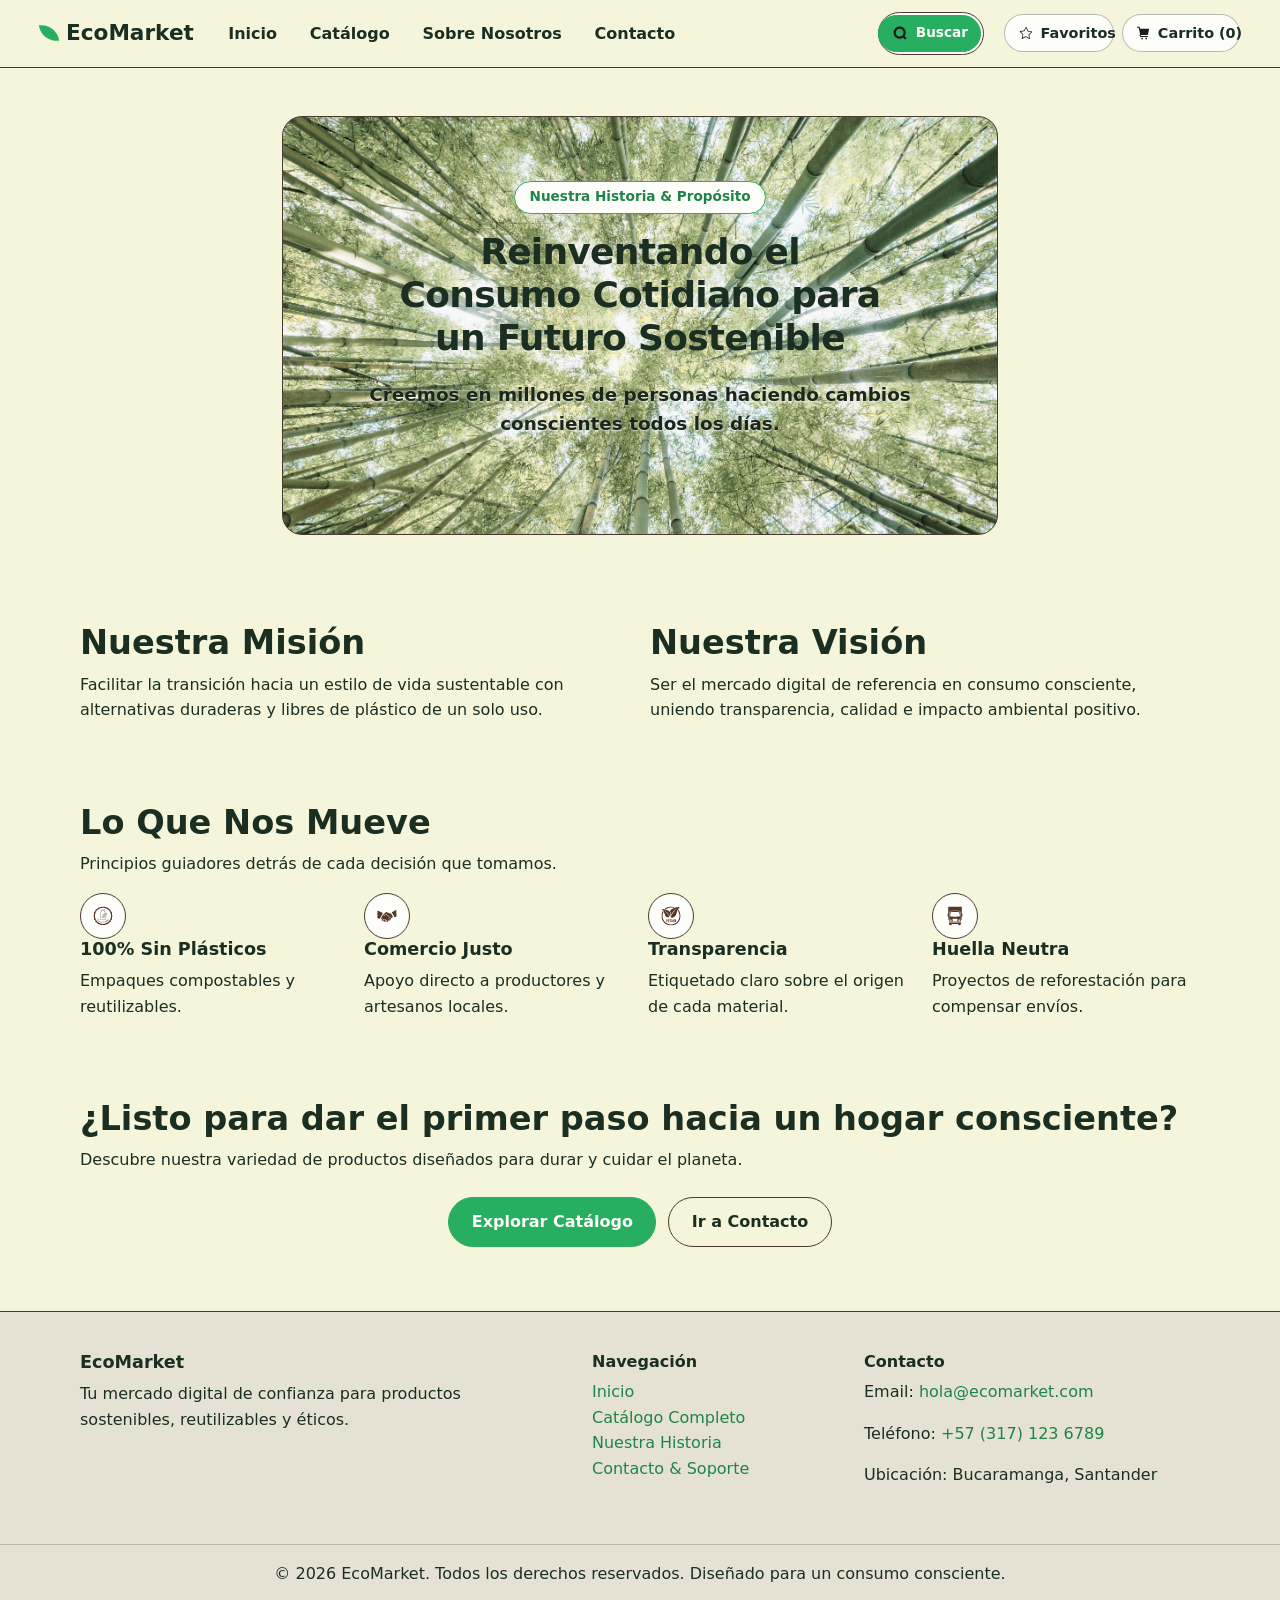
<file: views/sobre-nosotros.html>
<!DOCTYPE html>
<html lang="es">
<head>
  <meta charset="UTF-8">
  <meta name="viewport" content="width=device-width, initial-scale=1.0">
  <title>EcoMarket | Mercado Digital de Productos Sustentables</title>
  <link rel="stylesheet" href="../css/main.css">
  <link rel="stylesheet" href="../css/components.css">
  <link rel="stylesheet" href="../css/layout.css">
  <link rel="stylesheet" href="../css/animations.css">
</head>
<body>

  <!-- Cabecera -->
  <header>
    <a href="../index.html" class="logo">EcoMarket</a>
    
    <nav aria-label="Navegación principal">
      <ul>
        <li><a href="../index.html">Inicio</a></li>
        <li><a href="productos.html">Catálogo</a></li>
        <li><a href="sobre-nosotros.html">Sobre Nosotros</a></li>
        <li><a href="contacto.html">Contacto</a></li>
      </ul>
    </nav>

    <form role="search" action="/buscar" method="get" class="header-search">
      <div class="search-input-wrapper">
        <input 
          type="search" 
          id="search-input" 
          name="q" 
          placeholder="Buscar productos ecológicos..." 
          required
        >
        <button type="submit" aria-label="Buscar">
          <img src="../img/icons/search.svg" alt="" class="btn-icon-sm">
          <span>Buscar</span>
        </button>
      </div>
    </form>

    <div class="user-actions">
      <a href="#favoritos" class="user-btn">
        <img src="../img/icons/borderstar.svg" alt="" class="btn-icon-sm">
        <span>Favoritos</span>
      </a>
      <a href="#carrito" class="user-btn" aria-label="Carrito de compras con 0 artículos">
        <img src="../img/icons/cart.svg" alt="" class="btn-icon-sm">
        <span>Carrito (0)</span>
      </a>
    </div>
  </header>

  <main>

    <!-- 1. Banner de Cabecera -->
    <section class="hero-about" style="background-image: url('../img/hero/hero-about.png');">
      <span class="badge">Nuestra Historia &amp; Propósito</span>
      <h1>Reinventando el Consumo Cotidiano para un Futuro Sostenible</h1>
      <p>
        Creemos en millones de personas haciendo cambios conscientes todos los días.
      </p>
    </section>

    <section class="mission-vision-section" aria-label="Misión y Visión">
      <div class="mission-vision-grid">
        
        <article class="mission-card">
          <h2>Nuestra Misión</h2>
          <p>
            Facilitar la transición hacia un estilo de vida sustentable con alternativas duraderas y libres de plástico de un solo uso.
          </p>
        </article>

        <article class="vision-card">
          <h2>Nuestra Visión</h2>
          <p>
            Ser el mercado digital de referencia en consumo consciente, uniendo transparencia, calidad e impacto ambiental positivo.
          </p>
        </article>

      </div>
    </section>

    
    <section class="pillars-section">
      <h2>Lo Que Nos Mueve</h2>
      <p class="pillars-subtitle">Principios guiadores detrás de cada decisión que tomamos.</p>

      <div class="pillars-grid">
        
        <article class="pillar-card">
          <h3>
            <img src="../img/icons/boton1.svg" alt="" class="icon">
            100% Sin Plásticos
          </h3>
          <p>Empaques compostables y reutilizables.</p>
        </article>

        <article class="pillar-card">
          <h3>
            <img src="../img/icons/boton2.svg" alt="" class="icon">
            Comercio Justo
          </h3>
          <p>Apoyo directo a productores y artesanos locales.</p>
        </article>

        <article class="pillar-card">
          <h3>
            <img src="../img/icons/boton3.svg" alt="" class="icon">
            Transparencia
          </h3>
          <p>Etiquetado claro sobre el origen de cada material.</p>
        </article>

        <article class="pillar-card">
          <h3>
            <img src="../img/icons/boton4.svg" alt="" class="icon">
            Huella Neutra
          </h3>
          <p>Proyectos de reforestación para compensar envíos.</p>
        </article>

      </div>
    </section>

    
    <section class="about-cta">
      <h2>¿Listo para dar el primer paso hacia un hogar consciente?</h2>
      <p>Descubre nuestra variedad de productos diseñados para durar y cuidar el planeta.</p>
      <div class="cta-buttons">
        <a href="productos.html" class="btn btn-primary">Explorar Catálogo</a>
        <a href="contacto.html" class="btn btn-secondary">Ir a Contacto</a>
      </div>
    </section>

  </main>

  <!-- Pie de Página -->
  <footer>
    <div class="footer-columns">
      
      <div class="footer-col">
        <h3>EcoMarket</h3>
        <p>Tu mercado digital de confianza para productos sostenibles, reutilizables y éticos.</p>
      </div>

      <div class="footer-col">
        <h4>Navegación</h4>
        <ul>
          <li><a href="../index.html">Inicio</a></li>
          <li><a href="productos.html">Catálogo Completo</a></li>
          <li><a href="sobre-nosotros.html">Nuestra Historia</a></li>
          <li><a href="contacto.html">Contacto &amp; Soporte</a></li>
        </ul>
      </div>

      <div class="footer-col">
        <h4>Contacto</h4>
        <p>Email: <a href="mailto:hola@ecomarket.com">hola@ecomarket.com</a></p>
        <p>Teléfono: <a href="tel:+573171236789">+57 (317) 123 6789</a></p>
        <p>Ubicación: Bucaramanga, Santander</p>
      </div>

    </div>

    <div class="footer-bottom">
      <p>&copy; 2026 EcoMarket. Todos los derechos reservados. Diseñado para un consumo consciente.</p>
    </div>
  </footer>

</body>
</html>
</file>
<file: css/main.css>
/* ==========================================================================
   EcoMarket — main.css (Variables, reset y reglas globales por página)
   ========================================================================== */

:root {
  --green: #27ae60;
  --green-dark: #1e8449;
  --emerald: #2ecc71;
  --bg: #f5f5dc;
  --card: #fdfdf9;
  --sand: #e6e2d3;
  --terracotta: #c06c3d;
  --terracotta-ink: #8a4a26;
  --cacao: #4a3b32;
  --ink: #1a2e22;
  --muted: #54655a;

  --line: 1.5px solid rgba(74, 59, 50, 0.35);
  --line-strong: 1.5px solid var(--cacao);
  --radius: 16px;
  --radius-lg: 24px;
  --gutter: clamp(1rem, 4vw, 2.5rem);
  --maxw: 1200px;
}

*, *::before, *::after { box-sizing: border-box; }

body {
  margin: 0;
  background: var(--bg);
  color: var(--ink);
  font-family: "Nunito", "Segoe UI", system-ui, -apple-system, sans-serif;
  font-size: 1rem;
  line-height: 1.6;
  -webkit-font-smoothing: antialiased;
}

img { max-width: 100%; height: auto; display: block; }

h1, h2, h3, h4 { margin: 0 0 0.5rem; line-height: 1.2; font-weight: 800; color: var(--ink); }
h1 { font-size: clamp(2rem, 5vw, 3.25rem); letter-spacing: -0.02em; }
h2 { font-size: clamp(1.5rem, 3vw, 2.1rem); }
h3 { font-size: 1.1rem; }
h4 { font-size: 1rem; }

p { margin: 0 0 1rem; }
ul { margin: 0; padding: 0; list-style: none; }

a { color: var(--green-dark); text-decoration: none; }
a:hover { color: var(--ink); }

:focus-visible {
  outline: 3px solid var(--green-dark);
  outline-offset: 2px;
}

.visually-hidden {
  position: absolute !important;
  width: 1px; height: 1px;
  margin: -1px; padding: 0;
  overflow: hidden;
  clip: rect(0 0 0 0);
  white-space: nowrap;
  border: 0;
}

/* Reglas por vista mediante :has() */
main:has(.hero) .hero h1 { max-width: 18ch; margin-inline: auto; }
main:has(.catalog-container) .hero-catalog { padding-block: clamp(1.75rem, 4vw, 3rem); text-align: left; }
main:has(.catalog-container) .hero-catalog p { margin-inline: 0; }
main:has(.hero-about) .hero-about h1 { max-width: 20ch; margin-inline: auto; }

main:has(.contact-form-section) {
  display: grid;
  grid-template-columns: minmax(0, 1.1fr) minmax(0, 0.9fr);
  grid-template-areas:
    "hero hero"
    "form info"
    "faq  faq";
  column-gap: clamp(1.5rem, 4vw, 3rem);
  row-gap: clamp(2.5rem, 6vw, 4rem);
  align-items: start;
}
main:has(.contact-form-section) > .hero-contact { grid-area: hero; }
main:has(.contact-form-section) > .contact-form-section { grid-area: form; text-align: left; margin: 0; max-width: none; }
main:has(.contact-form-section) > .contact-channels { grid-area: info; }
main:has(.contact-form-section) > .faq-section { grid-area: faq; }
main:has(.contact-form-section) .channels-grid { grid-template-columns: 1fr; }

@media (max-width: 900px) {
  main:has(.contact-form-section) {
    grid-template-columns: minmax(0, 1fr);
    grid-template-areas:
      "hero"
      "form"
      "info"
      "faq";
  }
}

/* --- Prevenir cualquier desplazamiento horizontal global --- */
html, body {
  max-width: 100%;
  overflow-x: hidden;
}

/* --- Ajustes de la cabecera para pantallas de celulares --- */
@media (max-width: 768px) {
  
  header {
    display: flex;
    flex-direction: column;
    align-items: center;
    padding: 0.75rem 1rem;
    gap: 0.75rem;
    width: 100%;
    box-sizing: border-box;
  }

  /* 1. Logo centrado */
  header .logo {
    margin-bottom: 0.25rem;
  }

  /* 2. Botones de Favoritos y Carrito en una sola fila */
  .user-actions {
    display: flex;
    justify-content: center;
    width: 100%;
    gap: 0.5rem;
  }

  .user-btn {
    font-size: 0.8rem;
    padding: 0.4rem 0.75rem;
  }

  /* 3. Buscador ocupando todo el ancho */
  .header-search {
    width: 100%;
    max-width: 100%;
  }

  .search-input-wrapper {
    width: 100%;
    display: flex;
  }

  .search-input-wrapper input {
    width: 100%;
    min-width: 0; /* Permite que el input se reduzca sin desbordar */
  }

  /* 4. Menú de navegación adaptable */
  nav[aria-label="Navegación principal"] {
    width: 100%;
    overflow-x: auto; /* Permite deslizar los enlaces suavemente sin barra visible */
    white-space: nowrap;
    -webkit-overflow-scrolling: touch;
    scrollbar-width: none; /* Oculta la barra en Firefox */
  }

  nav[aria-label="Navegación principal"]::-webkit-scrollbar {
    display: none; /* Oculta la barra de desplazamiento fea en Chrome/Safari */
  }

  nav[aria-label="Navegación principal"] ul {
    display: flex;
    justify-content: center;
    flex-wrap: wrap; /* Hace que los enlaces pasen abajo si no caben */
    gap: 0.75rem 1.25rem;
    padding: 0.25rem 0;
    margin: 0;
  }

  nav[aria-label="Navegación principal"] a {
    font-size: 0.9rem;
  }
}

*, *::before, *::after {
  box-sizing: border-box;
}

html, body {
  max-width: 100%;
  overflow-x: hidden; /* Oculta cualquier scroll horizontal accidental */
}

img {
  max-width: 100%;
  height: auto;
  display: block;
}

@media (max-width: 768px) {
  /* Convierte las cuadrículas múltiples en una sola columna en pantallas medianas/pequeñas */
  .benefits, .product-grid, .footer-columns {
    grid-template-columns: 1fr;
  }
  
  /* Ajusta los espacios internos (padding y márgenes) de las secciones principales */
  .hero {
    padding: 2.5rem 1rem;
    margin: 1rem;
    width: auto;
  }
}

@media (max-width: 560px) {
  /* Para celulares muy pequeños, permite catálogos de 2 columnas compactas */
  .products-grid {
    grid-template-columns: repeat(2, 1fr);
    gap: 0.75rem;
  }
}
</file>
<file: css/components.css>
/* ==========================================================================
   EcoMarket — components.css (Componentes, tarjetas, imágenes e iconos)
   ========================================================================== */

/* Íconos circulares */
.icon {
  box-sizing: content-box;
  width: 24px;
  height: 24px;
  padding: 10px;
  border: var(--line-strong);
  border-radius: 50%;
  background: var(--card);
  flex-shrink: 0;
  object-fit: contain;
}

/* Botones y Badges */
.btn,
.btn-add,
.product-card > button:not(.favorite-btn),
form button[type="submit"] {
  display: inline-flex;
  align-items: center;
  justify-content: center;
  gap: 0.5rem;
  padding: 0.7rem 1.4rem;
  border: 1.5px solid var(--green);
  border-radius: 999px;
  background: var(--green);
  color: var(--card);
  font: inherit;
  font-weight: 700;
  cursor: pointer;
}

.btn:hover,
.btn-add:hover,
.product-card > button:not(.favorite-btn):hover,
form button[type="submit"]:hover {
  background: var(--green-dark);
  border-color: var(--green-dark);
  color: var(--card);
}

.btn-secondary {
  background: transparent;
  border: var(--line-strong);
  color: var(--ink);
}
.btn-secondary:hover {
  background: var(--sand);
  border-color: var(--cacao);
}

.badge {
  display: inline-block;
  margin-bottom: 1rem;
  padding: 0.3rem 0.9rem;
  border: 1.5px solid var(--green);
  border-radius: 999px;
  background: var(--card);
  color: var(--green-dark);
  font-size: 0.85rem;
  font-weight: 700;
}

/* Header */
header {
  position: sticky;
  top: 0;
  z-index: 50;
  display: flex;
  align-items: center;
  gap: 1.25rem;
  padding: 0.75rem var(--gutter);
  background: var(--bg);
  border-bottom: var(--line-strong);
}

.logo {
  display: inline-flex;
  align-items: center;
  gap: 0.5rem;
  font-size: 1.35rem;
  font-weight: 800;
  color: var(--ink);
}
.logo::before {
  content: "";
  width: 18px;
  height: 18px;
  background: var(--green);
  border-radius: 0 100% 0 100%;
  transform: rotate(-8deg);
}

nav ul { display: flex; gap: 0.25rem; }
nav a {
  display: block;
  padding: 0.4rem 0.9rem;
  border-radius: 999px;
  color: var(--ink);
  font-weight: 600;
  white-space: nowrap;
}
nav a:hover { background: var(--sand); }

header form[role="search"] {
  display: flex;
  flex: 1;
  max-width: 380px;
  margin-left: auto;
  position: relative;
}
header form[role="search"] input {
  width: 100%;
  padding: 0.55rem 5.5rem 0.55rem 1rem;
  border: var(--line-strong);
  border-radius: 999px;
  background: var(--card);
  color: var(--ink);
  font: inherit;
  font-size: 0.9rem;
}
header form[role="search"] button {
  position: absolute;
  top: 3px; right: 3px; bottom: 3px;
  padding: 0 1rem;
  font-size: 0.85rem;
}

.user-actions { display: flex; align-items: center; gap: 0.5rem; }
.user-actions a {
  padding: 0.4rem 0.8rem;
  border: var(--line);
  border-radius: 999px;
  background: var(--card);
  color: var(--ink);
  font-size: 0.9rem;
  font-weight: 700;
  white-space: nowrap;
}

/* Heros */
.hero, .hero-contact, .hero-about, .hero-catalog {
  padding: clamp(2.5rem, 7vw, 4rem) clamp(1.25rem, 5vw, 3rem);
  text-align: center;
  background-color: var(--sand);
  border: var(--line-strong);
  border-radius: var(--radius-lg);
}
.hero p, .hero-contact p, .hero-about p, .hero-catalog p {
  max-width: 60ch;
  margin-inline: auto;
  color: var(--muted);
}

/* Tarjetas de Producto */
.product-card {
  position: relative;
  display: flex;
  flex-direction: column;
  gap: 0.6rem;
  padding: 1rem;
  background: var(--card);
  border: var(--line);
  border-radius: var(--radius);
}
.product-card:hover { border-color: var(--cacao); }

.product-badge {
  align-self: flex-start;
  max-width: calc(100% - 2.75rem);
  padding: 0.2rem 0.65rem;
  border-radius: 999px;
  background: rgba(192, 108, 61, 0.14);
  color: var(--terracotta-ink);
  font-size: 0.75rem;
  font-weight: 700;
}

.price { margin: 0; font-weight: 800; color: var(--green-dark); }

.product-img-wrapper {
  aspect-ratio: 1 / 1;
  overflow: hidden;
  background: var(--sand);
  border: var(--line);
  border-radius: 12px;
}
.product-img-wrapper img { width: 100%; height: 100%; object-fit: cover; }

.product-card-footer {
  display: flex;
  align-items: center;
  justify-content: space-between;
  gap: 0.5rem;
  margin-top: auto;
}

.favorite-btn {
  position: absolute;
  top: 0.75rem; right: 0.75rem;
  z-index: 2;
  display: grid;
  place-items: center;
  width: 36px; height: 36px;
  padding: 0;
  background: var(--card);
  border: var(--line-strong);
  border-radius: 50%;
  cursor: pointer;
}
.favorite-btn img { width: 18px; height: 18px; }

/* Filtros y Formularios */
.filter-group {
  padding: 1.1rem;
  background: var(--card);
  border: var(--line);
  border-radius: var(--radius);
}
.filter-list { display: flex; flex-direction: column; gap: 0.5rem; }
.filter-list label { display: flex; align-items: flex-start; gap: 0.6rem; font-size: 0.9rem; cursor: pointer; }

.contact-form {
  display: flex;
  flex-direction: column;
  gap: 1.1rem;
  padding: clamp(1.25rem, 4vw, 2rem);
  background: var(--card);
  border: var(--line-strong);
  border-radius: var(--radius-lg);
}
.form-group { display: flex; flex-direction: column; gap: 0.35rem; }
.form-group input, .form-group select, .form-group textarea {
  width: 100%;
  padding: 0.7rem 1rem;
  border: var(--line-strong);
  border-radius: 12px;
  background: var(--bg);
  color: var(--ink);
  font: inherit;
}

/* Footer */
footer { background: var(--sand); border-top: var(--line-strong); }
.footer-bottom { padding: 1rem var(--gutter); text-align: center; border-top: 1.5px solid rgba(74, 59, 50, 0.25); }

/* --- Tamaño controlado para los iconos de botones del header --- */
.btn-icon-sm {
  width: 16px;
  height: 16px;
  object-fit: contain;
  display: inline-block;
  vertical-align: middle;
}

/* --- Botones de usuario (Favoritos / Carrito) --- */
.user-actions {
  display: flex;
  align-items: center;
  gap: 0.5rem;
}

.user-btn {
  display: inline-flex;
  align-items: center;
  gap: 0.4rem;
  padding: 0.45rem 0.9rem;
  border: var(--line-strong);
  border-radius: 999px;
  background: var(--card);
  color: var(--ink);
  font-size: 0.875rem;
  font-weight: 700;
  text-decoration: none;
  white-space: nowrap;
}

.user-btn:hover {
  background: var(--sand);
  border-color: var(--green);
}

/* --- Corregir la Lupa Gigante de la Barra Lateral --- */
.search-box {
  position: relative;
  width: 100%;
}

.sidebar-search-icon {
  position: absolute;
  top: 50%;
  left: 0.75rem;
  width: 18px; /* Forzamos tamaño pequeño */
  height: 18px;
  transform: translateY(-50%);
  pointer-events: none;
}

.search-box input {
  width: 100%;
  padding: 0.55rem 0.75rem 0.55rem 2.25rem; /* Dejamos espacio para el icono */
  border: var(--line-strong);
  border-radius: 12px;
  background: var(--bg);
  color: var(--ink);
  font: inherit;
  font-size: 0.875rem;
}

/* --- Contenedor del ordenador --- */
.sort-options {
  display: flex;
  align-items: center;
  gap: 0.6rem;
  font-size: 0.9rem;
  font-weight: 700;
  color: var(--ink);
}

/* --- Estilo personalizado del <select> --- */
.sort-options select {
  padding: 0.45rem 2.2rem 0.45rem 1rem;
  border: var(--line-strong);
  border-radius: 999px;            /* Forma de píldora redondeada */
  background-color: var(--card);    /* Fondo claro de tarjetas */
  color: var(--ink);
  font-family: inherit;
  font-size: 0.875rem;
  font-weight: 700;
  cursor: pointer;
  outline: none;
  
  /* Quita la flecha nativa tosca del sistema operativo */
  -webkit-appearance: none;
  -moz-appearance: none;
  appearance: none;
  
  /* Añade una flecha personalizada suave usando un SVG inline */
  background-image: url("data:image/svg+xml;utf8,<svg xmlns='http://www.w3.org/2000/svg' width='12' height='12' viewBox='0 0 24 24' fill='none' stroke='%234a3b32' stroke-width='2.5' stroke-linecap='round' stroke-linejoin='round'><polyline points='6 9 12 15 18 9'></polyline></svg>");
  background-repeat: no-repeat;
  background-position: right 0.85rem center;
  
  transition: border-color 0.15s ease, background-color 0.15s ease;
}

/* --- Estados Hover y Focus --- */
.sort-options select:hover {
  background-color: var(--sand);
  border-color: var(--green);
}

.sort-options select:focus-visible {
  border-color: var(--green);
  outline: 2px solid var(--green);
  outline-offset: 1px;
}

/* --- Estilo unificado para los encabezados (Hero) de todas las páginas --- */
.hero, 
.hero-catalog, 
.hero-about, 
.hero-contact {
  /* Capa semitransparente clara + tu imagen de fondo */
  background-image: linear-gradient(
      rgba(245, 245, 220, 0.85), 
      rgba(245, 245, 220, 0.85)
    ), 
    url('../img/hero/hero-about.svg'); /* Puedes cambiar la imagen por página si lo deseas */
  
  background-size: cover;
  background-position: center;
  background-repeat: no-repeat;
  border-radius: 20px;
  padding: 4rem 2rem;
  text-align: center;
  margin: 1.5rem auto;
  max-width: 1200px; /* Para que no se peguen a los bordes de la pantalla */
}

/* --- Estilo visible y legible para los párrafos de todos los Hero --- */
.hero p, 
.hero-catalog p, 
.hero-about p, 
.hero-contact p {
  color: #1b261b;             /* Verde oscuro de alta legibilidad */
  font-size: 1.15rem;          /* Letra más grande y cómoda */
  font-weight: 600;            /* Semi-negrita para mayor cuerpo */
  line-height: 1.6;            /* Espaciado limpio entre líneas */
  max-width: 650px;            /* Evita que las líneas sean muy largas */
  margin: 1.25rem auto 2rem;   /* Centrado automático */
  text-shadow: 0 1px 2px rgba(255, 255, 255, 0.8); /* Sombra suave para separar de la foto */
}

.newsletter-form {
  flex-wrap: wrap; /* Permite que los elementos bajen de línea si no caben juntos */
  width: 100%;
}

.newsletter-form input[type="email"], 
.newsletter-form button {
  width: 100%; /* Ocupan todo el ancho disponible para facilitar la interacción táctil */
}

/* Menú de navegación deslizable horizontalmente si es muy largo */
nav {
  width: 100%;
  overflow-x: auto;
  white-space: nowrap;
  -webkit-overflow-scrolling: touch;
}
</file>
<file: css/layout.css>
/* ==========================================================================
   EcoMarket — layout.css (Estructura de cuadrículas y responsive)
   ========================================================================== */

main {
  max-width: var(--maxw);
  margin: 0 auto;
  padding: 1.5rem var(--gutter) clamp(2.5rem, 6vw, 4rem);
  display: flex;
  flex-direction: column;
  gap: clamp(2.5rem, 6vw, 4rem);
}

.hero-buttons, .cta-buttons {
  display: flex;
  flex-wrap: wrap;
  justify-content: center;
  gap: 0.75rem;
  margin-top: 1.5rem;
}

.benefits, .pillars-grid {
  display: grid;
  grid-template-columns: repeat(4, 1fr);
  gap: 1rem;
}

.category-grid {
  display: grid;
  grid-template-columns: repeat(auto-fit, minmax(190px, 1fr));
  gap: 1rem;
}

.product-grid { display: grid; grid-template-columns: repeat(4, 1fr); gap: 1.25rem; }
.products-grid { display: grid; grid-template-columns: repeat(auto-fill, minmax(220px, 1fr)); gap: 1.25rem; }

.stats-grid { display: grid; grid-template-columns: repeat(3, 1fr); gap: 1rem; margin: 1.75rem 0; }
.mission-vision-grid { display: grid; grid-template-columns: 1fr 1fr; gap: 1.25rem; }
.testimonials-grid { display: grid; grid-template-columns: repeat(2, 1fr); gap: 1.25rem; }
.channels-grid { display: grid; grid-template-columns: repeat(3, 1fr); gap: 1.25rem; }

.catalog-container {
  display: grid;
  grid-template-columns: 270px 1fr;
  gap: 2rem;
  align-items: start;
}

.catalog-filters {
  position: sticky;
  top: 5.5rem;
  display: flex;
  flex-direction: column;
  gap: 1rem;
}

.results-header {
  display: flex;
  align-items: center;
  justify-content: space-between;
  gap: 0.75rem;
  margin-bottom: 1.25rem;
}

.footer-columns {
  display: grid;
  grid-template-columns: 2fr 1fr 1.4fr;
  gap: 2rem;
  max-width: var(--maxw);
  margin: 0 auto;
  padding: 2.5rem var(--gutter);
}

/* Breakpoints Responsive */
@media (max-width: 1000px) {
  .product-grid, .benefits, .pillars-grid { grid-template-columns: repeat(2, 1fr); }
  .catalog-container { grid-template-columns: 1fr; }
  .catalog-filters { position: static; }
}

@media (max-width: 768px) {
  header { flex-wrap: wrap; }
  header form[role="search"] { order: 3; flex: 1 1 100%; max-width: none; }
  nav { order: 4; flex: 1 1 100%; overflow-x: auto; }
  
  .channels-grid, .mission-vision-grid, .testimonials-grid { grid-template-columns: 1fr; }
  .footer-columns { grid-template-columns: 1fr; }
}

@media (max-width: 560px) {
  .products-grid { grid-template-columns: repeat(2, 1fr); gap: 0.75rem; }
  .stats-grid { grid-template-columns: 1fr; }
}

/* --- Estructura Principal del Catálogo (Filtros a la izq, Productos a la der) --- */
.catalog-container {
  display: grid;
  grid-template-columns: 260px 1fr; /* Filtros fijos / Productos ocupan todo el resto */
  gap: 2rem;
  align-items: start;
  width: 100%;
}

/* --- Cuadrícula Multicolumna de Productos (Ocupa toda la pantalla disponible) --- */
.products-grid {
  display: grid;
  grid-template-columns: repeat(auto-fill, minmax(230px, 1fr)); /* Crea columnas dinámicas según el espacio */
  gap: 1.25rem;
  width: 100%;
}

/* Asegurar que las tarjetas de productos se adapten al contenedor */
.product-card {
  width: 100%;
  box-sizing: border-box;
}

/* --- Contenedor Principal del Newsletter --- */
.newsletter-section {
  text-align: center;
  padding: 3.5rem 1.5rem;
  background-color: var(--card); /* Fondo contrastado estilo tarjeta */
  border: var(--line-strong);
  border-radius: 20px;
  max-width: 680px;
  margin: 3rem auto; /* Centrado en la página */
}

.newsletter-section h2 {
  font-size: 2rem;
  font-weight: 800;
  color: var(--ink);
  margin-bottom: 0.75rem;
}

.newsletter-section p {
  color: var(--ink);
  font-size: 1rem;
  margin-bottom: 1.75rem;
  line-height: 1.5;
}

/* --- Formulario y Caja de Entrada --- */
.newsletter-form {
  display: flex;
  justify-content: center;
  align-items: center;
  gap: 0.75rem;
  max-width: 480px;
  margin: 0 auto;
}

.newsletter-form input[type="email"] {
  flex: 1;
  padding: 0.75rem 1.25rem;
  border: var(--line-strong);
  border-radius: 999px; /* Bordes totalmente redondeados estilo píldora */
  background-color: var(--bg);
  color: var(--ink);
  font-family: inherit;
  font-size: 0.95rem;
  outline: none;
  transition: border-color 0.2s ease, box-shadow 0.2s ease;
}

.newsletter-form input[type="email"]:focus {
  border-color: var(--green);
  box-shadow: 0 0 0 3px rgba(46, 204, 113, 0.2);
}

/* --- Botón "Suscribirme" --- */
.newsletter-form button {
  padding: 0.75rem 1.75rem;
  border: none;
  border-radius: 999px;
  background-color: var(--green);
  color: #ffffff;
  font-family: inherit;
  font-size: 0.95rem;
  font-weight: 700;
  cursor: pointer;
  white-space: nowrap;
  transition: background-color 0.2s ease, transform 0.15s ease;
}

.newsletter-form button:hover {
  background-color: var(--green-dark);
  transform: translateY(-1px);
}

/* --- Agrandar el círculo contenedor del icono --- */
.value-icon, .feature-icon, .icon-circle {
  width: 75px;   /* Cambia este valor para hacer el círculo más grande (ej: 80px o 90px) */
  height: 75px;  /* Debe ser igual al width para que se mantenga perfectamente redondo */
  display: flex;
  align-items: center;
  justify-content: center;
  border-radius: 50%;
  border: var(--line-strong);
  background-color: var(--card);
  margin-bottom: 1rem;
}

/* --- Agrandar la imagen o icono SVG que va dentro --- */
.value-icon img, .feature-icon img, .icon-circle img {
  width: 36px;   /* Aumenta este valor para que el icono se vea más grande (ej: 40px) */
  height: 36px;
  object-fit: contain;
}


/* ==========================================================================
   ENCABEZADOS (HERO) UNIFICADOS PARA LAS 4 PÁGINAS
   ========================================================================== */

/* 1. Estilo base y capas de fondo para todas las secciones Hero */
.hero, 
.hero-catalog, 
.hero-about, 
.hero-contact {
  /* Capa semitransparente clara para dar alto contraste sobre cualquier imagen */
  background-image: linear-gradient(
      rgba(245, 245, 220, 0.55), 
      rgba(245, 245, 220, 0.55)
    ), 
    url('../img/hero/hero.index.png'); /* Imagen de fondo predeterminada */
  
  background-size: cover;
  background-position: center;
  background-repeat: no-repeat;
  border-radius: 20px;
  padding: 4rem 2rem;
  text-align: center;
  margin: 1.5rem auto;
  max-width: 1200px;
}

/* 2. Estilos para que los títulos principales resalten */
.hero h1, 
.hero-catalog h1, 
.hero-about h1, 
.hero-contact h1 {
  font-size: 2.25rem;
  font-weight: 800;
  color: var(--ink);
  margin-bottom: 1rem;
}

/* 3. Estilos de alta legibilidad para los párrafos de todos los Hero */
.hero p, 
.hero-catalog p, 
.hero-about p, 
.hero-contact p {
  color: #1b261b;             /* Verde oscuro profundo para máximo contraste */
  font-size: 1.15rem;          /* Tamaño de letra más cómodo y legible */
  font-weight: 600;            /* Letra semi-negrita */
  line-height: 1.6;            /* Espaciado claro entre líneas */
  max-width: 650px;            /* Limita el ancho del texto */
  margin: 1.25rem auto 2rem;   /* Centra el párrafo automáticamente */
  text-shadow: 0 1px 2px rgba(255, 255, 255, 0.8); /* Sombra clara de resalte */
}

/* --- Corrección para celulares (pantallas menores a 768px) --- */
@media (max-width: 768px) {
  
  /* 1. Hace que los filtros y la cuadrícula de productos pasen a una sola columna */
  .catalog-container {
    grid-template-columns: 1fr !important; /* Pasa de 2 columnas a 1 columna vertical */
    gap: 1.5rem;
    width: 100%;
    overflow: hidden; /* Evita que el contenedor empuje hacia la derecha */
  }

  /* 2. Ajusta los productos para que quepan en la pantalla del celular */
  .products-grid, 
  .product-grid {
    grid-template-columns: repeat(2, 1fr) !important; /* Muestra 2 productos por fila */
    gap: 0.75rem; /* Reduce el espacio entre tarjetas */
    width: 100%;
    box-sizing: border-box;
  }

  /* 3. Asegura que las tarjetas no se salgan */
  .product-card {
    width: 100% !important;
    max-width: 100%;
    box-sizing: border-box;
  }

  /* 4. Mantiene las imágenes dentro de su tarjeta */
  .product-img-wrapper img {
    width: 100%;
    height: auto;
    object-fit: cover;
  }
}

/* --- Para pantallas de celulares muy pequeños (menores a 480px) --- */
@media (max-width: 480px) {
  /* Si prefieres que se vea 1 solo producto grande por fila en teléfonos pequeños: */
  .products-grid, 
  .product-grid {
    grid-template-columns: 1fr !important; /* 1 producto por fila */
  }
}
</file>
<file: css/animations.css>
/* ==========================================================================
   EcoMarket — animations.css (Transiciones)
   ========================================================================== */

html { scroll-behavior: smooth; }

.btn, .btn-add, .product-card, .category-card {
  transition: background-color 0.15s ease, border-color 0.15s ease, transform 0.15s ease;
}

.product-card:hover {
  transform: translateY(-2px);
}

@media (prefers-reduced-motion: reduce) {
  html { scroll-behavior: auto; }
  * { transition: none !important; }
}
</file>
